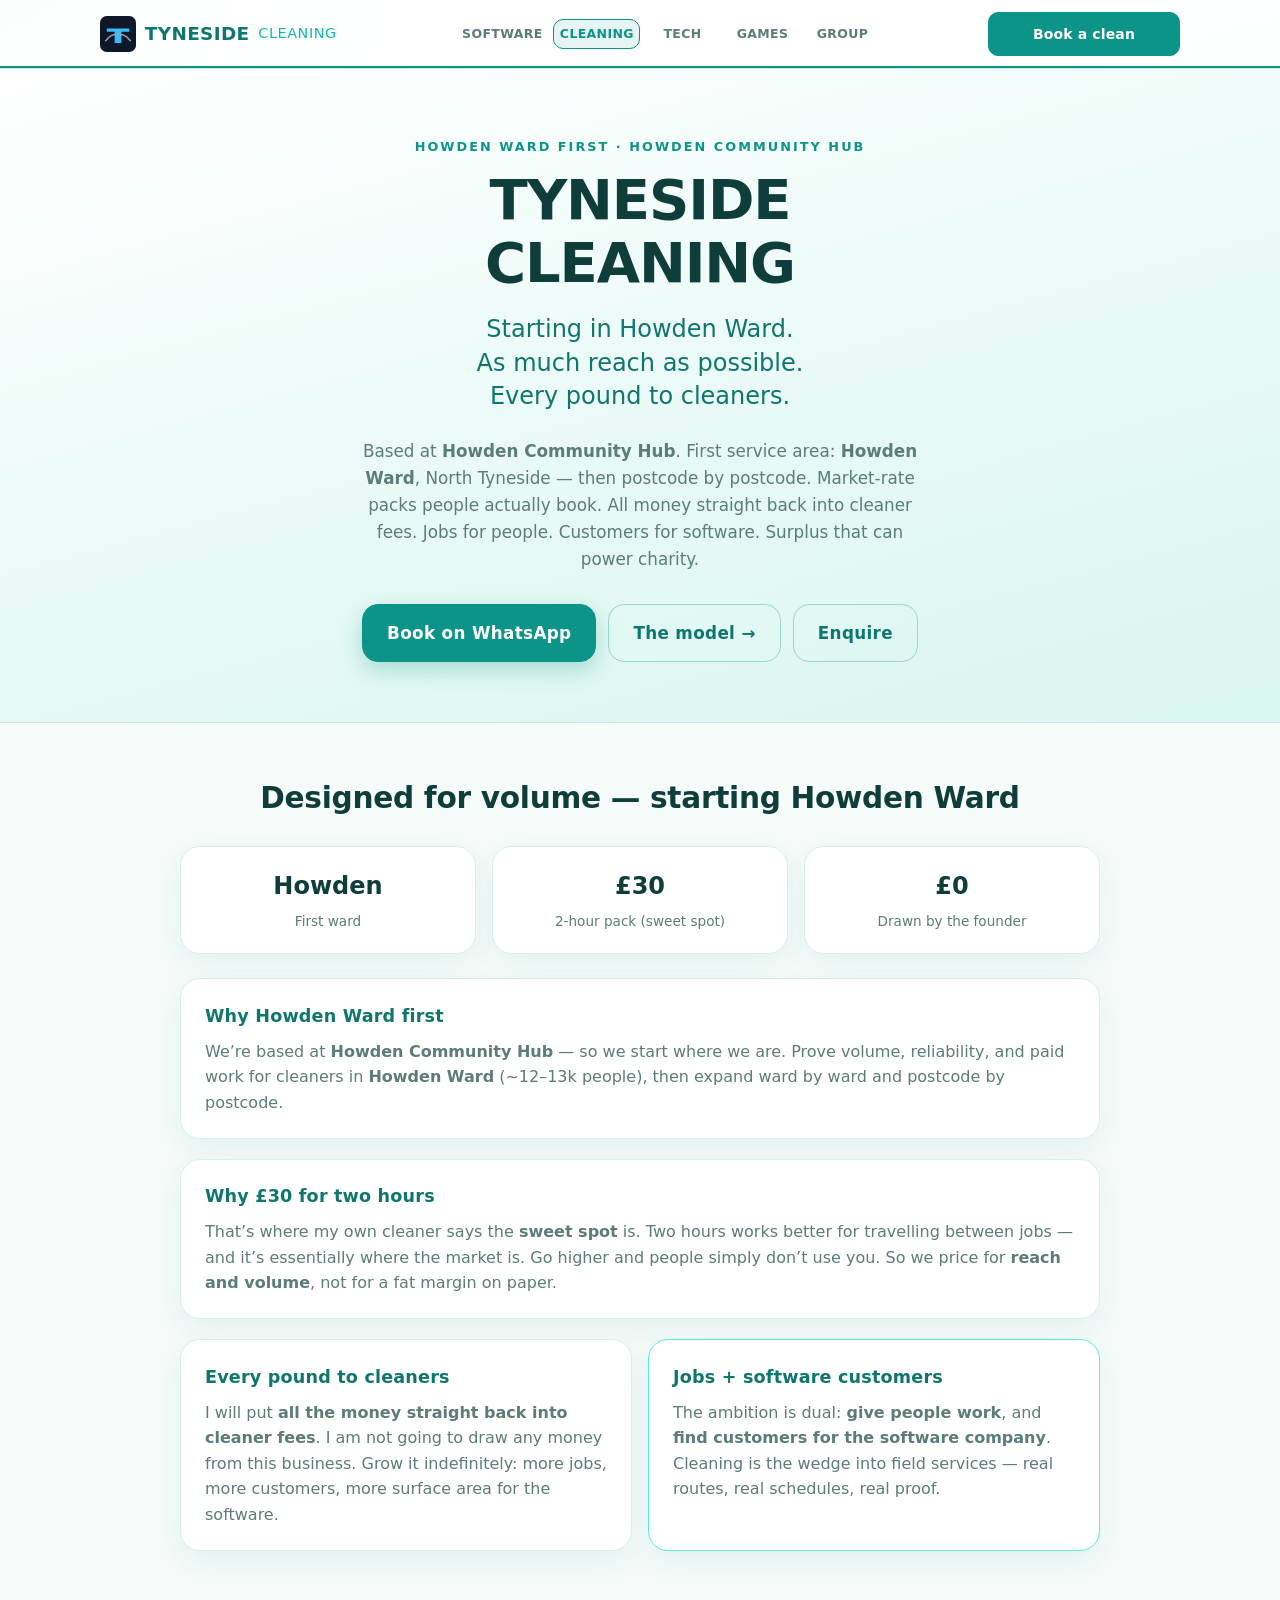
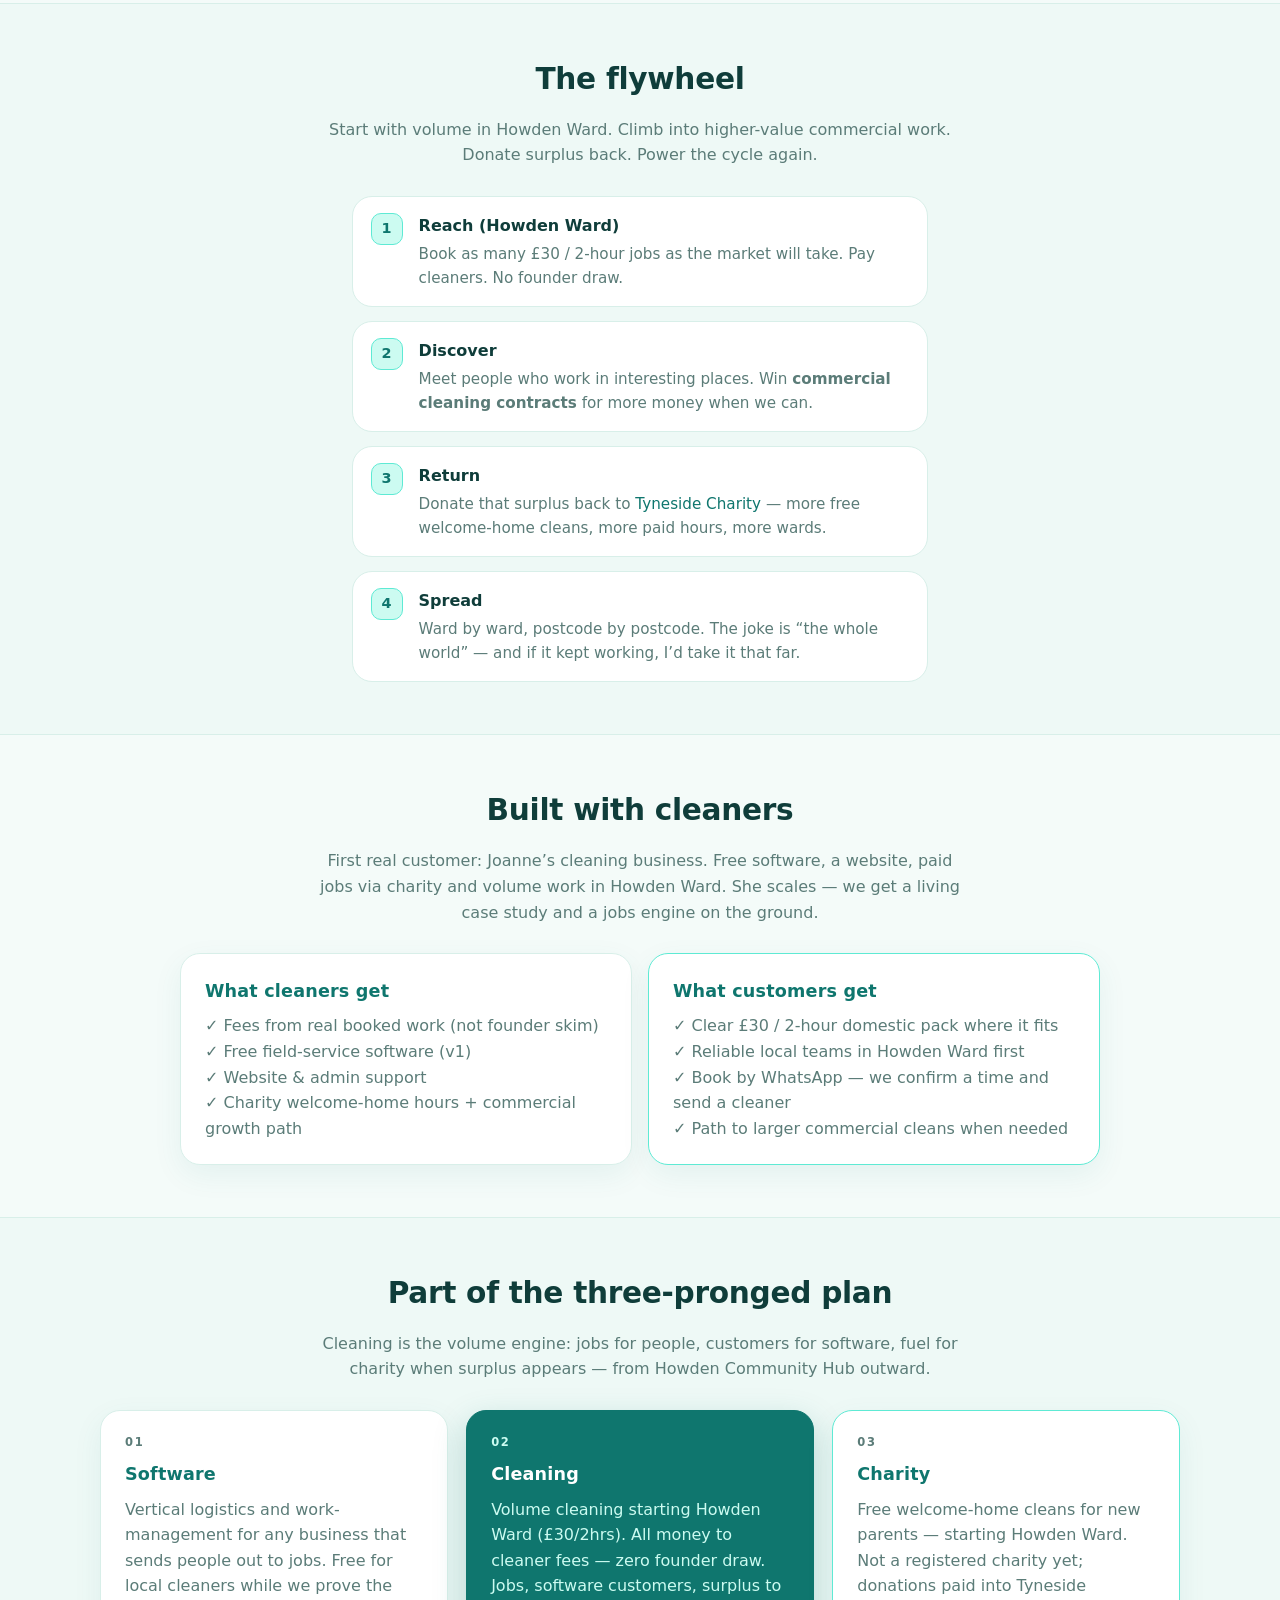
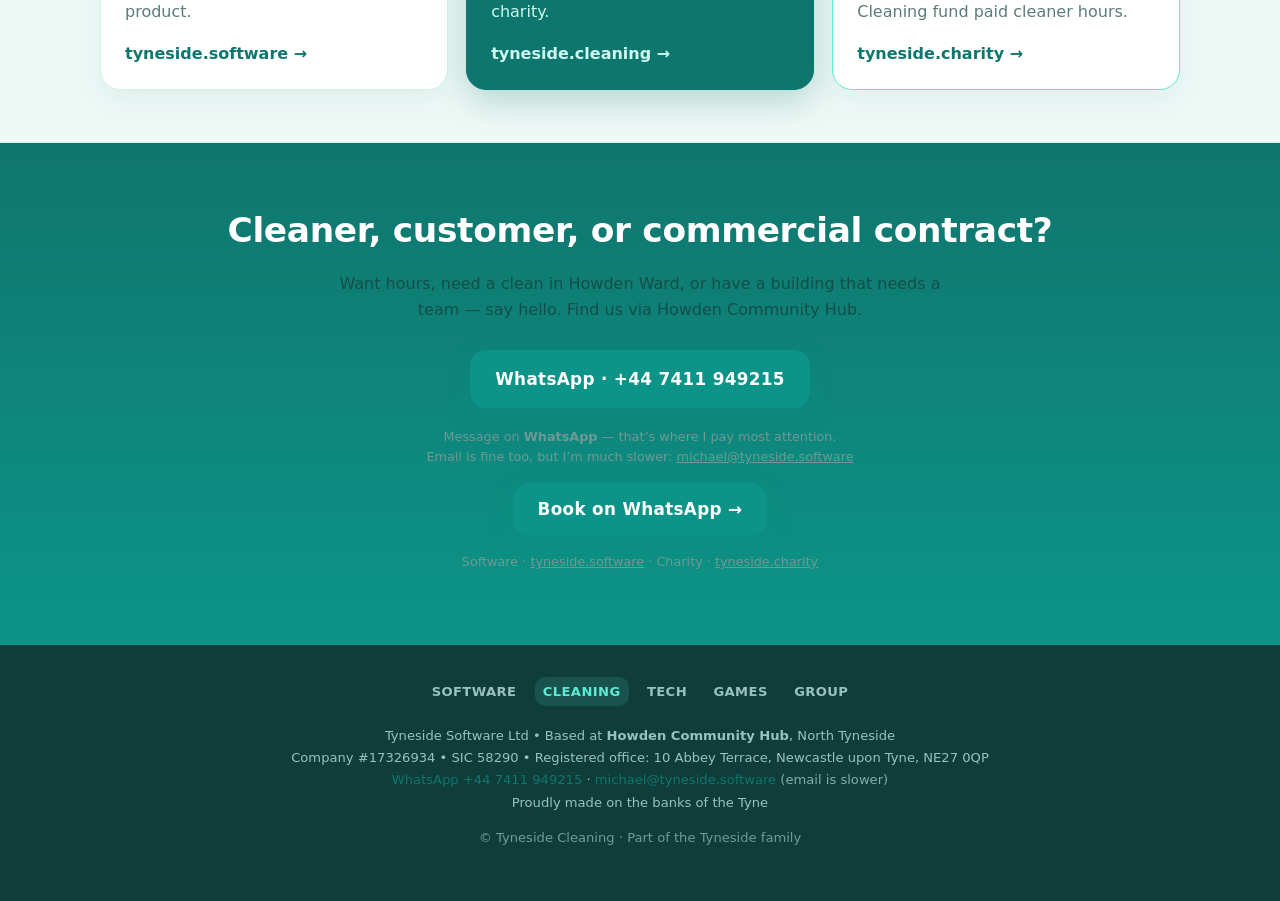
<file: index.html>
<!DOCTYPE html>
<html lang="en">
<head>
  <meta charset="UTF-8">
  <meta name="viewport" content="width=device-width, initial-scale=1.0">
  <title>Tyneside Cleaning · Howden Ward first</title>
  <meta name="description" content="Based at Howden Community Hub. First area Howden Ward. £30 for 2 hours — all money to cleaner fees, zero founder draw. Volume, jobs, software customers.">
  <link rel="canonical" href="https://tyneside.cleaning/">
  <link rel="icon" href="logo.svg" type="image/svg+xml">
  <link rel="stylesheet" href="layout.css?v=20260904ac">
  <link rel="stylesheet" href="themes.css?v=20260904ac">
</head>
<body class="site theme-cleaning">

<nav class="site-nav" aria-label="Primary">
  <div class="inner">
    <a href="index.html" class="brand-link">
      <img src="logo.svg" width="38" height="38" alt="Tyneside Cleaning">
      <span class="brand-word">TYNESIDE</span>
      <span class="brand-sub">CLEANING</span>
    </a>
    <div class="nav-links">
          <a href="https://tyneside.software/"
             class=""
>SOFTWARE</a>
          <a href="https://tyneside.cleaning/"
             class="is-current"
aria-current="page">CLEANING</a>
          <a href="https://tyneside.technology/"
             class=""
>TECH</a>
          <a href="https://tyneside.games/"
             class=""
>GAMES</a>
          <a href="https://tyneside.group/"
             class=""
>GROUP</a>
    </div>
    <div class="nav-cta">
        <a class="btn btn-fill" href="book.html">Book a clean</a>
    </div>
  </div>
</nav>
  <header class="hero">
    <div class="wrap">
      <p class="hero-kicker">Howden Ward first · Howden Community Hub</p>
      <h1>TYNESIDE<br>CLEANING</h1>
      <p class="hero-tag">
        Starting in Howden Ward.<br>
        As much reach as possible.<br>
        Every pound to cleaners.
      </p>
      <p class="hero-lead">
        Based at <strong>Howden Community Hub</strong>. First service area:
        <strong>Howden Ward</strong>, North Tyneside — then postcode by postcode.
        Market-rate packs people actually book. All money straight back into cleaner fees.
        Jobs for people. Customers for software. Surplus that can power charity.
      </p>
      <div class="hero-actions">
        <a class="btn btn-fill btn-lg" href="book.html">Book on WhatsApp</a>
        <a class="btn btn-secondary btn-lg" href="#model">The model →</a>
        <a class="btn btn-secondary btn-lg" href="#contact">Enquire</a>
      </div>
    </div>
  </header>

  <section class="section" id="model">
    <div class="wrap">
      <h2>Designed for volume — starting Howden Ward</h2>
      <div class="stat-row">
        <div class="stat">
          <span class="value">Howden</span>
          <span class="label">First ward</span>
        </div>
        <div class="stat">
          <span class="value">£30</span>
          <span class="label">2-hour pack (sweet spot)</span>
        </div>
        <div class="stat">
          <span class="value">£0</span>
          <span class="label">Drawn by the founder</span>
        </div>
      </div>
      <div class="panel" style="margin-bottom:1.25rem">
        <h3>Why Howden Ward first</h3>
        <p>
          We’re based at <strong>Howden Community Hub</strong> — so we start where we are.
          Prove volume, reliability, and paid work for cleaners in
          <strong>Howden Ward</strong> (~12–13k people), then expand ward by ward and postcode by postcode.
        </p>
      </div>
      <div class="panel" style="margin-bottom:1.25rem">
        <h3>Why £30 for two hours</h3>
        <p>
          That’s where my own cleaner says the <strong>sweet spot</strong> is.
          Two hours works better for travelling between jobs — and it’s essentially where the market is.
          Go higher and people simply don’t use you. So we price for <strong>reach and volume</strong>,
          not for a fat margin on paper.
        </p>
      </div>
      <div class="grid-2">
        <div class="panel">
          <h3>Every pound to cleaners</h3>
          <p>
            I will put <strong>all the money straight back into cleaner fees</strong>.
            I am not going to draw any money from this business.
            Grow it indefinitely: more jobs, more customers, more surface area for the software.
          </p>
        </div>
        <div class="panel panel-c">
          <h3>Jobs + software customers</h3>
          <p>
            The ambition is dual: <strong>give people work</strong>, and
            <strong>find customers for the software company</strong>.
            Cleaning is the wedge into field services — real routes, real schedules, real proof.
          </p>
        </div>
      </div>
    </div>
  </section>

  <section class="section section-alt" id="cycle">
    <div class="wrap">
      <h2>The flywheel</h2>
      <p class="lede">
        Start with volume in Howden Ward. Climb into higher-value commercial work.
        Donate surplus back. Power the cycle again.
      </p>
      <ol class="steps">
        <li>
          <span class="n">1</span>
          <div>
            <h3>Reach (Howden Ward)</h3>
            <p>
              Book as many £30 / 2-hour jobs as the market will take. Pay cleaners. No founder draw.
            </p>
          </div>
        </li>
        <li>
          <span class="n">2</span>
          <div>
            <h3>Discover</h3>
            <p>
              Meet people who work in interesting places. Win
              <strong>commercial cleaning contracts</strong> for more money when we can.
            </p>
          </div>
        </li>
        <li>
          <span class="n">3</span>
          <div>
            <h3>Return</h3>
            <p>
              Donate that surplus back to
              <a href="https://tyneside.charity/">Tyneside Charity</a>
              — more free welcome-home cleans, more paid hours, more wards.
            </p>
          </div>
        </li>
        <li>
          <span class="n">4</span>
          <div>
            <h3>Spread</h3>
            <p>
              Ward by ward, postcode by postcode.
              The joke is “the whole world” — and if it kept working, I’d take it that far.
            </p>
          </div>
        </li>
      </ol>
    </div>
  </section>

  <section class="section" id="for-cleaners">
    <div class="wrap">
      <h2>Built with cleaners</h2>
      <p class="lede">
        First real customer: Joanne’s cleaning business. Free software, a website, paid jobs via charity
        and volume work in Howden Ward. She scales — we get a living case study and a jobs engine on the ground.
      </p>
      <div class="grid-2">
        <div class="panel">
          <h3>What cleaners get</h3>
          <p>✓ Fees from real booked work (not founder skim)<br>
             ✓ Free field-service software (v1)<br>
             ✓ Website &amp; admin support<br>
             ✓ Charity welcome-home hours + commercial growth path</p>
        </div>
        <div class="panel panel-c">
          <h3>What customers get</h3>
          <p>✓ Clear £30 / 2-hour domestic pack where it fits<br>
             ✓ Reliable local teams in Howden Ward first<br>
             ✓ Book by WhatsApp — we confirm a time and send a cleaner<br>
             ✓ Path to larger commercial cleans when needed</p>
        </div>
      </div>
    </div>
  </section>

  <section class="section section-alt" id="ecosystem">
    <div class="wrap-wide">
      <h2>Part of the three-pronged plan</h2>
      <p class="lede">
        Cleaning is the volume engine: jobs for people, customers for software,
        fuel for charity when surplus appears — from Howden Community Hub outward.
      </p>
<div class="grid-3">
    <div class="panel ">
      <p class="pixel-label" style="text-align:left;margin:0 0 0.5rem">01</p>
      <h3>Software</h3>
      <p>Vertical logistics and work-management for any business that sends people out to jobs. Free for local cleaners while we prove the product.</p>
      <p style="margin-top:1rem">
        <a href="https://tyneside.software/">tyneside.software →</a>
      </p>
    </div>
    <div class="panel active">
      <p class="pixel-label" style="text-align:left;margin:0 0 0.5rem">02</p>
      <h3>Cleaning</h3>
      <p>Volume cleaning starting Howden Ward (£30/2hrs). All money to cleaner fees — zero founder draw. Jobs, software customers, surplus to charity.</p>
      <p style="margin-top:1rem">
        <a href="https://tyneside.cleaning/">tyneside.cleaning →</a>
      </p>
    </div>
    <div class="panel panel-c">
      <p class="pixel-label" style="text-align:left;margin:0 0 0.5rem">03</p>
      <h3>Charity</h3>
      <p>Free welcome-home cleans for new parents — starting Howden Ward. Not a registered charity yet; donations paid into Tyneside Cleaning fund paid cleaner hours.</p>
      <p style="margin-top:1rem">
        <a href="https://tyneside.charity/">tyneside.charity →</a>
      </p>
    </div>
</div>    </div>
  </section>

  <section class="section-cta" id="contact">
    <div class="wrap">
      <h2>Cleaner, customer, or commercial contract?</h2>
      <p class="lede" style="color:var(--text)">
        Want hours, need a clean in Howden Ward, or have a building that needs a team — say hello.
        Find us via Howden Community Hub.
      </p>
<a class="btn btn-fill btn-lg" href="https://wa.me/447411949215" rel="noopener" target="_blank">
  WhatsApp · +44 7411 949215
</a>
<p class="hero-meta" style="margin-top:1.15rem">
  Message on <strong>WhatsApp</strong> — that’s where I pay most attention.<br>
  Email is fine too, but I’m much slower:
  <a href="mailto:michael@tyneside.software">michael@tyneside.software</a>
</p>      <div class="btn-row" style="margin-top:1rem">
        <a class="btn btn-fill btn-lg" href="book.html">Book on WhatsApp →</a>
      </div>
      <p class="hero-meta" style="margin-top:1rem">
        Software · <a href="https://tyneside.software/">tyneside.software</a>
        · Charity · <a href="https://tyneside.charity/">tyneside.charity</a>
      </p>
    </div>
  </section>

<footer class="site-footer">
  <div class="footer-brands">
      <a href="https://tyneside.software/" class="">SOFTWARE</a>
      <a href="https://tyneside.cleaning/" class="is-current">CLEANING</a>
      <a href="https://tyneside.technology/" class="">TECH</a>
      <a href="https://tyneside.games/" class="">GAMES</a>
      <a href="https://tyneside.group/" class="">GROUP</a>
  </div>
  <p class="legal">
    Tyneside Software Ltd • Based at <strong>Howden Community Hub</strong>, North Tyneside<br>
    Company #17326934 • SIC 58290 • Registered office: 10 Abbey Terrace, Newcastle upon Tyne, NE27 0QP<br>
    <a href="https://wa.me/447411949215" rel="noopener" target="_blank">WhatsApp +44 7411 949215</a>
    · <a href="mailto:michael@tyneside.software">michael@tyneside.software</a>
    <span style="opacity:0.85">(email is slower)</span><br>
    Proudly made on the banks of the Tyne
  </p>
  <p class="legal" style="margin-top:0.75rem;opacity:0.7">
    &copy; Tyneside Cleaning
 · Part of the Tyneside family  </p>
</footer>
</body>
</html>
</file>
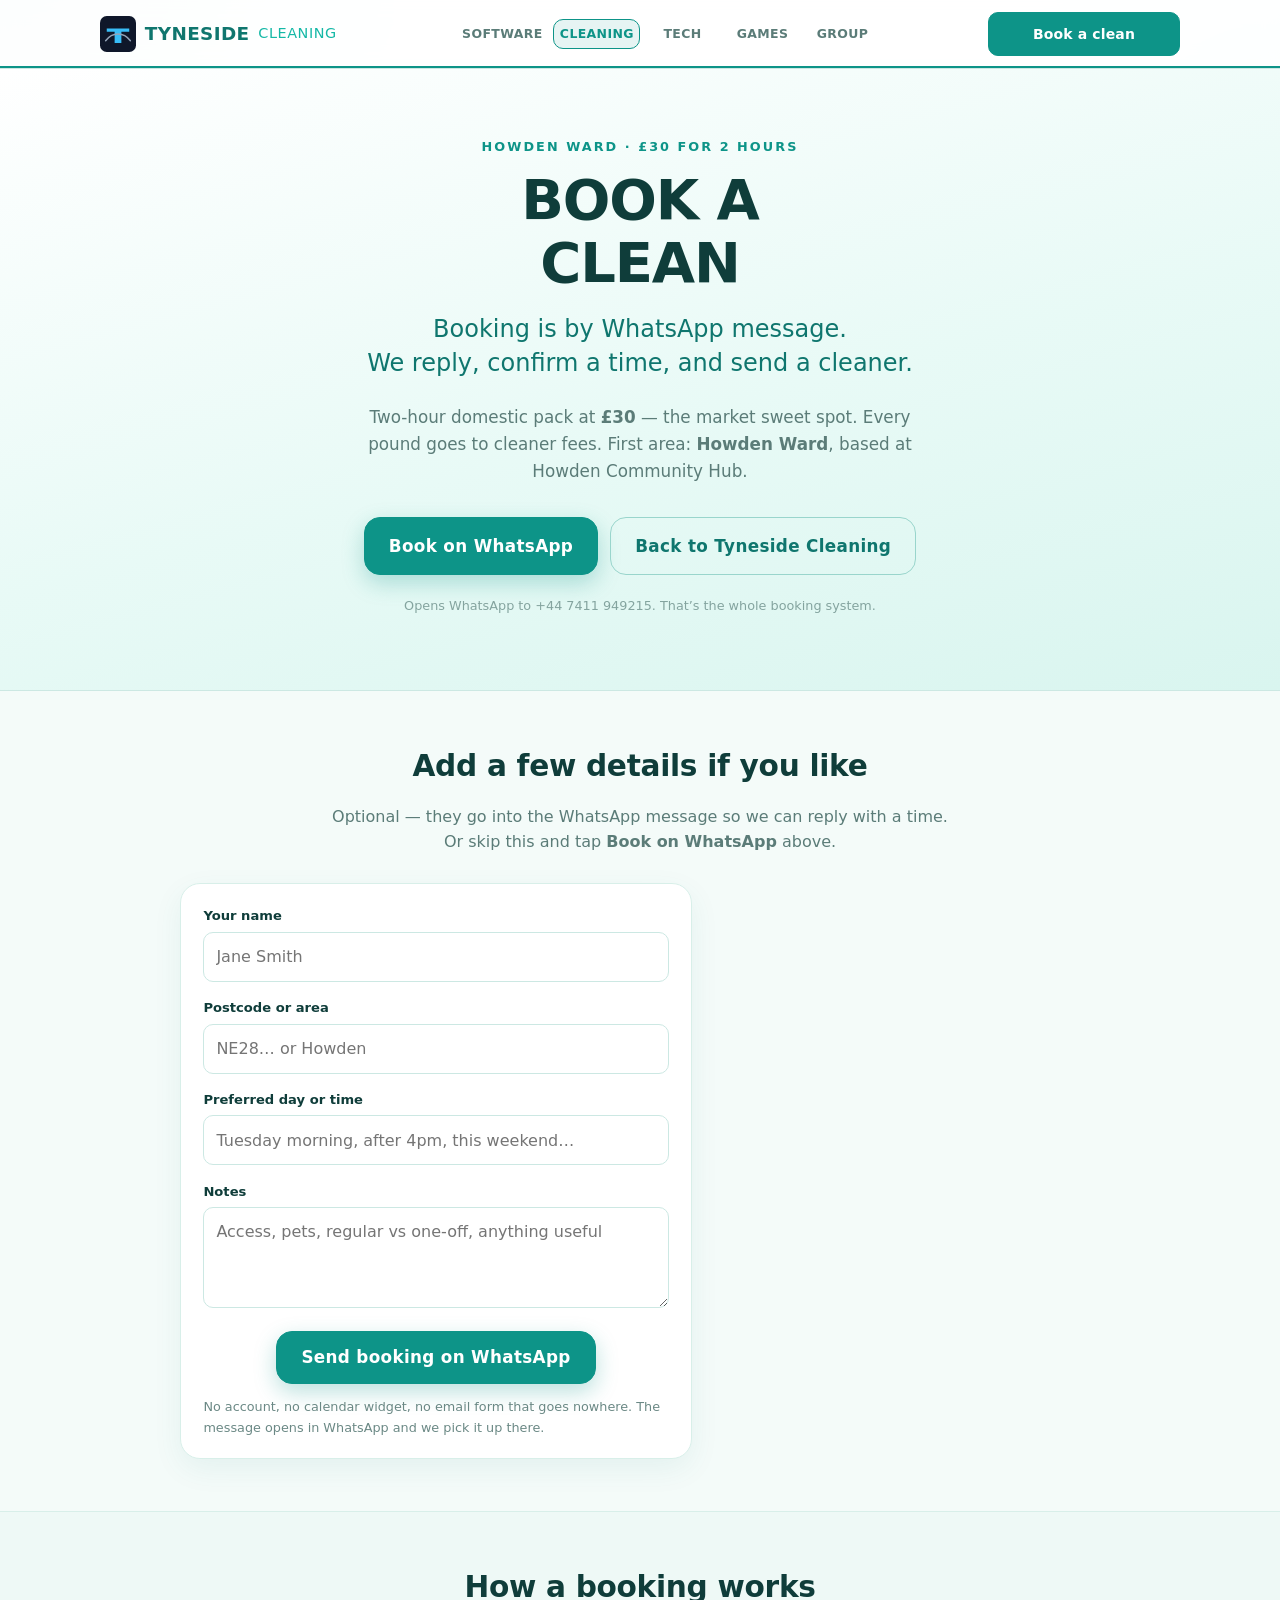
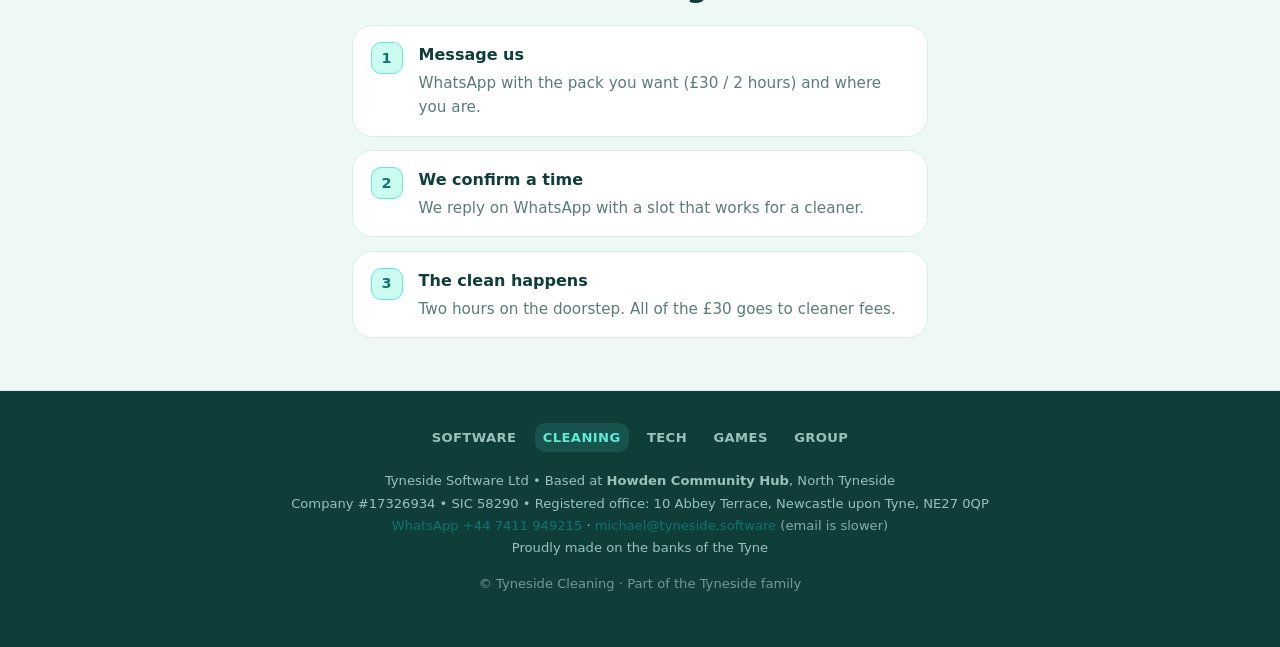
<file: book.html>
<!DOCTYPE html>
<html lang="en">
<head>
  <meta charset="UTF-8">
  <meta name="viewport" content="width=device-width, initial-scale=1.0">
  <title>Book a clean · Tyneside Cleaning</title>
  <meta name="description" content="Book a £30 / 2-hour clean in Howden Ward by WhatsApp message.">
  <link rel="canonical" href="https://tyneside.cleaning/">
  <link rel="icon" href="logo.svg" type="image/svg+xml">
  <link rel="stylesheet" href="layout.css?v=20260904ac">
  <link rel="stylesheet" href="themes.css?v=20260904ac">
  <link rel="stylesheet" href="booking/booking.css">
</head>
<body class="site theme-cleaning booking-page">

<nav class="site-nav" aria-label="Primary">
  <div class="inner">
    <a href="index.html" class="brand-link">
      <img src="logo.svg" width="38" height="38" alt="Tyneside Cleaning">
      <span class="brand-word">TYNESIDE</span>
      <span class="brand-sub">CLEANING</span>
    </a>
    <div class="nav-links">
          <a href="https://tyneside.software/"
             class=""
>SOFTWARE</a>
          <a href="https://tyneside.cleaning/"
             class="is-current"
aria-current="page">CLEANING</a>
          <a href="https://tyneside.technology/"
             class=""
>TECH</a>
          <a href="https://tyneside.games/"
             class=""
>GAMES</a>
          <a href="https://tyneside.group/"
             class=""
>GROUP</a>
    </div>
    <div class="nav-cta">
        <a class="btn btn-fill" href="book.html">Book a clean</a>
    </div>
  </div>
</nav>
  <header class="hero">
    <div class="wrap">
      <p class="hero-kicker">Howden Ward · £30 for 2 hours</p>
      <h1>BOOK A<br>CLEAN</h1>
      <p class="hero-tag">
        Booking is by WhatsApp message.<br>
        We reply, confirm a time, and send a cleaner.
      </p>
      <p class="hero-lead">
        Two-hour domestic pack at <strong>£30</strong> — the market sweet spot.
        Every pound goes to cleaner fees. First area: <strong>Howden Ward</strong>,
        based at Howden Community Hub.
      </p>
      <div class="hero-actions">
        <a class="btn btn-fill btn-lg" id="wa-book"
           href="https://wa.me/447411949215?text=Hi%2C%20I%27d%20like%20to%20book%20a%20%C2%A330%20/%202-hour%20clean%20with%20Tyneside%20Cleaning%20in%20Howden%20Ward."
           data-phone="447411949215"
           rel="noopener" target="_blank">
          Book on WhatsApp
        </a>
        <a class="btn btn-secondary btn-lg" href="index.html">Back to Tyneside Cleaning</a>
      </div>
      <p class="hero-meta">
        Opens WhatsApp to +44 7411 949215. That’s the whole booking system.
      </p>
    </div>
  </header>

  <section class="section" id="details">
    <div class="wrap">
      <h2>Add a few details if you like</h2>
      <p class="lede">
        Optional — they go into the WhatsApp message so we can reply with a time.
        Or skip this and tap <strong>Book on WhatsApp</strong> above.
      </p>
      <form id="wa-form" class="wa-form panel" action="https://wa.me/447411949215" method="get">
        <div class="field">
          <label for="guest-name">Your name</label>
          <input id="guest-name" name="name" type="text" autocomplete="name" placeholder="Jane Smith">
        </div>
        <div class="field">
          <label for="guest-area">Postcode or area</label>
          <input id="guest-area" name="area" type="text" autocomplete="postal-code" placeholder="NE28… or Howden">
        </div>
        <div class="field">
          <label for="guest-when">Preferred day or time</label>
          <input id="guest-when" name="when" type="text" placeholder="Tuesday morning, after 4pm, this weekend…">
        </div>
        <div class="field">
          <label for="guest-notes">Notes</label>
          <textarea id="guest-notes" name="notes" rows="3" placeholder="Access, pets, regular vs one-off, anything useful"></textarea>
        </div>
        <div class="btn-row">
          <button type="submit" class="btn btn-fill btn-lg">Send booking on WhatsApp</button>
        </div>
        <p class="hero-meta" style="margin-top:0.85rem">
          No account, no calendar widget, no email form that goes nowhere.
          The message opens in WhatsApp and we pick it up there.
        </p>
      </form>
    </div>
  </section>

  <section class="section section-alt" id="how">
    <div class="wrap">
      <h2>How a booking works</h2>
      <ol class="steps">
        <li>
          <span class="n">1</span>
          <div>
            <h3>Message us</h3>
            <p>WhatsApp with the pack you want (£30 / 2 hours) and where you are.</p>
          </div>
        </li>
        <li>
          <span class="n">2</span>
          <div>
            <h3>We confirm a time</h3>
            <p>We reply on WhatsApp with a slot that works for a cleaner.</p>
          </div>
        </li>
        <li>
          <span class="n">3</span>
          <div>
            <h3>The clean happens</h3>
            <p>Two hours on the doorstep. All of the £30 goes to cleaner fees.</p>
          </div>
        </li>
      </ol>
    </div>
  </section>
  <script src="booking/app.js"></script>

<footer class="site-footer">
  <div class="footer-brands">
      <a href="https://tyneside.software/" class="">SOFTWARE</a>
      <a href="https://tyneside.cleaning/" class="is-current">CLEANING</a>
      <a href="https://tyneside.technology/" class="">TECH</a>
      <a href="https://tyneside.games/" class="">GAMES</a>
      <a href="https://tyneside.group/" class="">GROUP</a>
  </div>
  <p class="legal">
    Tyneside Software Ltd • Based at <strong>Howden Community Hub</strong>, North Tyneside<br>
    Company #17326934 • SIC 58290 • Registered office: 10 Abbey Terrace, Newcastle upon Tyne, NE27 0QP<br>
    <a href="https://wa.me/447411949215" rel="noopener" target="_blank">WhatsApp +44 7411 949215</a>
    · <a href="mailto:michael@tyneside.software">michael@tyneside.software</a>
    <span style="opacity:0.85">(email is slower)</span><br>
    Proudly made on the banks of the Tyne
  </p>
  <p class="legal" style="margin-top:0.75rem;opacity:0.7">
    &copy; Tyneside Cleaning
 · Part of the Tyneside family  </p>
</footer>
</body>
</html>
</file>
<file: layout.css>
/* Shared structure — skin comes from theme-*.css variables */

*,
*::before,
*::after {
  box-sizing: border-box;
}

html {
  scroll-behavior: smooth;
}

body.site {
  margin: 0;
  min-height: 100vh;
  font-family: var(--font);
  background: var(--bg);
  color: var(--text);
  line-height: 1.6;
  position: relative;
}

body.site::before {
  content: "";
  pointer-events: none;
  position: fixed;
  inset: 0;
  z-index: 0;
  background: var(--bg-fx, none);
  opacity: var(--bg-fx-opacity, 1);
}

body.site > * {
  position: relative;
  z-index: 1;
}

a {
  color: var(--link);
  text-decoration: none;
}

a:hover {
  color: var(--link-hover);
  text-decoration: underline;
}

.wrap {
  width: min(920px, calc(100% - 2rem));
  margin-inline: auto;
}

.wrap-wide {
  width: min(1080px, calc(100% - 2rem));
  margin-inline: auto;
}

/* —— NAV: rigid 3-column grid (same on every brand, including GROUP) —— */
.site-nav {
  --nav-brand-w: 15.5rem;
  --nav-cta-w: 12rem;
  position: sticky;
  top: 0;
  z-index: 50;
  background: var(--nav-bg);
  border-bottom: 1px solid var(--border);
  backdrop-filter: var(--nav-blur, none);
  box-shadow: inset 0 -2px 0 var(--accent);
}

.site-nav .inner {
  width: min(1080px, calc(100% - 2rem));
  margin: 0 auto;
  display: grid;
  grid-template-columns: var(--nav-brand-w) minmax(0, 1fr) var(--nav-cta-w);
  align-items: center;
  column-gap: 0.75rem;
  min-height: 4.25rem;
  height: 4.25rem;
  padding: 0;
  box-sizing: border-box;
}

.brand-link {
  grid-column: 1;
  display: flex;
  align-items: center;
  gap: 0.55rem;
  width: 100%;
  min-width: 0;
  max-width: var(--nav-brand-w);
  overflow: hidden;
  color: inherit;
  text-decoration: none;
}

.brand-link:hover {
  color: inherit;
  text-decoration: none;
}

.brand-link img {
  height: 2.25rem;
  width: 2.25rem;
  flex-shrink: 0;
  filter: var(--logo-filter, none);
  object-fit: contain;
}

.brand-word {
  font-family: "Segoe UI", system-ui, sans-serif;
  font-weight: 700;
  font-size: 1.15rem;
  letter-spacing: 0.02em;
  color: var(--brand);
  white-space: nowrap;
  flex-shrink: 0;
}

.brand-sub {
  font-family: "Segoe UI", system-ui, sans-serif;
  font-size: 0.9rem;
  font-weight: 500;
  letter-spacing: 0.04em;
  color: var(--brand-muted);
  white-space: nowrap;
  /* Fixed slot so GROUP and SOFTWARE occupy the same width */
  display: inline-block;
  width: 6.5rem;
  flex-shrink: 0;
  overflow: hidden;
  text-overflow: clip;
}

@media (max-width: 640px) {
  .brand-sub {
    display: none;
  }
}

.nav-links {
  grid-column: 2;
  display: none;
  justify-content: center;
  align-items: center;
  flex-wrap: nowrap;
  gap: 0.25rem;
  min-width: 0;
  overflow: hidden;
  font-family: "Segoe UI", system-ui, sans-serif;
  font-size: 0.78rem;
  font-weight: 600;
  letter-spacing: 0.03em;
}

.nav-links a {
  color: var(--muted);
  text-decoration: none;
  padding: 0.28rem 0.4rem;
  border-radius: 8px;
  border: 1px solid transparent;
  white-space: nowrap;
  box-sizing: border-box;
  /* Equal-ish chips so current highlight doesn't reflow the row */
  min-width: 4.75rem;
  text-align: center;
}

.nav-links a:hover {
  color: var(--accent);
  text-decoration: none;
  background: var(--accent-soft);
}

.nav-links a.is-current {
  color: var(--accent);
  border-color: var(--accent);
  background: var(--accent-soft);
}

.nav-cta {
  grid-column: 3;
  width: 100%;
  height: 2.75rem;
  justify-self: stretch;
  align-self: center;
}

.nav-cta .btn,
.nav-cta .btn-fill {
  display: flex !important;
  align-items: center;
  justify-content: center;
  width: 100% !important;
  height: 2.75rem !important;
  min-height: 2.75rem !important;
  max-height: 2.75rem !important;
  box-sizing: border-box !important;
  margin: 0 !important;
  font-family: "Segoe UI", system-ui, sans-serif !important;
  font-size: 0.875rem !important;
  font-weight: 600 !important;
  letter-spacing: 0.01em !important;
  text-transform: none !important;
  border-width: 1px !important;
  border-style: solid !important;
  border-radius: 10px !important;
  padding: 0 0.5rem !important;
  white-space: nowrap !important;
  line-height: 1.2 !important;
  box-shadow: none !important;
  transform: none !important;
}

.nav-cta .btn:hover,
.nav-cta .btn-fill:hover {
  transform: none !important;
}

@media (min-width: 960px) {
  .nav-links {
    display: flex;
  }
}

@media (max-width: 959px) {
  .site-nav .inner {
    grid-template-columns: minmax(0, 1fr) var(--nav-cta-w);
  }

  .brand-link {
    grid-column: 1;
    max-width: none;
  }

  .nav-links {
    display: none;
  }

  .nav-cta {
    grid-column: 2;
  }
}

@media (max-width: 420px) {
  .site-nav {
    --nav-cta-w: 9.5rem;
  }

  .site-nav .inner {
    min-height: 3.85rem;
    height: 3.85rem;
  }

  .nav-cta {
    height: 2.5rem;
  }

  .nav-cta .btn,
  .nav-cta .btn-fill {
    font-size: 0.78rem !important;
    height: 2.5rem !important;
    min-height: 2.5rem !important;
    max-height: 2.5rem !important;
  }
}

.nav-links a {
  color: var(--muted);
  text-decoration: none;
  padding: 0.25rem 0.35rem;
  border-radius: var(--radius-sm);
}

.nav-links a:hover {
  color: var(--accent);
  text-decoration: none;
  background: var(--accent-soft);
}

.btn {
  display: inline-block;
  font-family: inherit;
  font-weight: 600;
  letter-spacing: var(--btn-tracking, 0.02em);
  text-transform: var(--btn-transform, none);
  text-decoration: none !important;
  cursor: pointer;
  border: var(--btn-border);
  color: var(--btn-color);
  background: var(--btn-bg);
  padding: 0.65rem 1.15rem;
  border-radius: var(--radius);
  box-shadow: var(--btn-shadow);
  transition: transform 0.15s, background 0.15s, color 0.15s, box-shadow 0.15s;
}

.btn:hover {
  background: var(--btn-bg-hover);
  color: var(--btn-color-hover);
  border-color: var(--btn-border-hover, currentColor);
  transform: translateY(-1px);
  text-decoration: none !important;
}

.btn-fill {
  border: var(--btn-fill-border);
  color: var(--btn-fill-color);
  background: var(--btn-fill-bg);
  box-shadow: var(--btn-fill-shadow);
}

.btn-fill:hover {
  background: var(--btn-fill-bg-hover);
  color: var(--btn-fill-color-hover);
  border-color: var(--btn-fill-border-hover, transparent);
}

.btn-magenta,
.btn-secondary {
  border: var(--btn-sec-border);
  color: var(--btn-sec-color);
  background: var(--btn-sec-bg);
  box-shadow: var(--btn-sec-shadow, none);
}

.btn-magenta:hover,
.btn-secondary:hover {
  background: var(--btn-sec-bg-hover);
  color: var(--btn-sec-color-hover);
}

.btn-lg {
  padding: 0.9rem 1.5rem;
  font-size: 1.05rem;
}

/* Button pairs — wrap on narrow screens so the second CTA never drops off */
.btn-row {
  display: flex;
  flex-wrap: wrap;
  justify-content: center;
  align-items: stretch;
  gap: 0.75rem;
  margin-top: 1.5rem;
}

.btn-row .btn {
  max-width: 100%;
  text-align: center;
  white-space: normal;
  line-height: 1.3;
}

@media (max-width: 540px) {
  .btn-row {
    flex-direction: column;
    align-items: stretch;
  }

  .btn-row .btn {
    width: 100%;
    box-sizing: border-box;
  }

  /* Hero CTAs stack too — same mobile overflow issue */
  .hero-actions {
    flex-direction: column;
    align-items: stretch;
  }

  .hero-actions .btn {
    width: 100%;
    box-sizing: border-box;
    white-space: normal;
  }
}

/* —— HERO —— */
.hero {
  text-align: center;
  padding: 4.25rem 0 3.75rem;
  background: var(--hero-bg);
  border-bottom: var(--hero-border);
  box-shadow: var(--hero-shadow, none);
  color: var(--hero-text);
}

.hero-kicker {
  margin: 0 0 0.75rem;
  font-size: 0.8rem;
  letter-spacing: 0.16em;
  text-transform: uppercase;
  font-weight: 600;
  color: var(--hero-kicker);
}

.hero h1 {
  margin: 0;
  font-size: clamp(2rem, 6.5vw, 3.5rem);
  letter-spacing: var(--hero-title-tracking, -0.02em);
  line-height: 1.12;
  font-weight: 700;
  color: var(--hero-title);
  text-shadow: var(--hero-title-shadow, none);
}

.hero-tag {
  margin: 1.15rem auto 0;
  font-size: clamp(1.1rem, 2.8vw, 1.5rem);
  font-weight: 400;
  color: var(--hero-tag);
  line-height: 1.4;
}

.hero-lead {
  margin: 1.5rem auto 0;
  max-width: 36rem;
  font-size: 1.05rem;
  color: var(--hero-lead);
}

.hero-actions {
  margin-top: 2rem;
  display: flex;
  flex-wrap: wrap;
  justify-content: center;
  gap: 0.75rem;
}

.hero-meta {
  margin-top: 1.35rem;
  font-size: 0.8rem;
  color: var(--hero-meta);
  opacity: 0.9;
}

.hero-meta a {
  color: inherit;
  text-decoration: underline;
}

/* —— SECTIONS —— */
.section {
  padding: 3.25rem 0;
  background: var(--section-bg, transparent);
}

.section-alt {
  background: var(--section-alt-bg);
  border-top: var(--section-alt-border, none);
  border-bottom: var(--section-alt-border, none);
}

.section-cta {
  padding: 3.75rem 0;
  text-align: center;
  background: var(--cta-bg);
  border-top: var(--cta-border, none);
  color: var(--cta-text);
  box-shadow: var(--cta-shadow, none);
}

.section h2,
.section-cta h2 {
  margin: 0 0 0.85rem;
  text-align: center;
  font-size: clamp(1.35rem, 3.5vw, 1.85rem);
  letter-spacing: var(--h2-tracking, -0.01em);
  font-weight: 700;
  color: var(--heading);
  text-transform: var(--h2-transform, none);
}

.section-cta h2 {
  color: var(--cta-heading);
  font-size: clamp(1.5rem, 4vw, 2.15rem);
}

.lede {
  text-align: center;
  max-width: 40rem;
  margin: 0 auto 1.75rem;
  color: var(--muted);
}

.section-cta .lede {
  color: var(--cta-muted);
}

.center {
  text-align: center;
}

/* —— PANELS —— */
.panel {
  background: var(--panel-bg);
  border: var(--panel-border);
  border-radius: var(--radius-lg);
  box-shadow: var(--panel-shadow);
  padding: 1.4rem 1.5rem;
}

.panel-m,
.panel-c {
  /* variants still use panel tokens; themes may override */
}

.panel h3 {
  margin: 0 0 0.55rem;
  font-size: 1.1rem;
  font-weight: 650;
  letter-spacing: 0.01em;
  color: var(--panel-heading);
  text-transform: var(--panel-h-transform, none);
}

.panel p {
  margin: 0;
  color: var(--panel-text);
}

.panel a {
  color: var(--link);
  font-weight: 600;
}

.panel.active {
  background: var(--panel-active-bg);
  border: var(--panel-active-border);
  box-shadow: var(--panel-active-shadow);
}

.panel.active h3 {
  color: var(--panel-active-heading);
}

.panel.active p,
.panel.active a {
  color: var(--panel-active-text);
}

.grid-2 {
  display: grid;
  gap: 1rem;
  grid-template-columns: 1fr;
}

.grid-3 {
  display: grid;
  gap: 1.15rem;
  grid-template-columns: 1fr;
}

@media (min-width: 700px) {
  .grid-2 {
    grid-template-columns: 1fr 1fr;
  }
  .grid-3 {
    grid-template-columns: 1fr 1fr 1fr;
  }
}

.list-neon,
.list-features {
  list-style: none;
  margin: 1.5rem auto 0;
  padding: 0;
  max-width: 34rem;
  display: grid;
  gap: 0.6rem;
  grid-template-columns: 1fr;
  text-align: left;
}

@media (min-width: 560px) {
  .list-neon,
  .list-features {
    grid-template-columns: 1fr 1fr;
  }
}

.list-neon li,
.list-features li {
  border: var(--chip-border);
  background: var(--chip-bg);
  border-radius: var(--radius);
  padding: 0.7rem 0.95rem;
  color: var(--chip-text);
  box-shadow: var(--chip-shadow, none);
}

.list-neon li::before,
.list-features li::before {
  content: var(--chip-bullet, "• ");
  color: var(--accent);
  font-weight: 700;
}

.quote {
  border: var(--quote-border);
  background: var(--quote-bg);
  border-radius: var(--radius-lg);
  box-shadow: var(--quote-shadow);
  padding: 1.6rem 1.75rem;
  font-style: italic;
  font-size: 1.08rem;
  color: var(--quote-text);
  text-align: center;
}

.quote footer {
  margin-top: 1rem;
  font-style: normal;
  font-size: 0.9rem;
  color: var(--quote-cite);
}

.steps {
  list-style: none;
  margin: 0 auto;
  padding: 0;
  max-width: 36rem;
  display: flex;
  flex-direction: column;
  gap: 0.85rem;
}

.steps li {
  display: flex;
  gap: 1rem;
  align-items: flex-start;
  border: var(--step-border);
  background: var(--step-bg);
  border-radius: var(--radius-lg);
  padding: 1rem 1.1rem;
  box-shadow: var(--step-shadow, none);
}

.steps .n {
  flex-shrink: 0;
  width: 2rem;
  height: 2rem;
  display: flex;
  align-items: center;
  justify-content: center;
  border-radius: var(--radius-sm);
  border: var(--step-n-border);
  background: var(--step-n-bg);
  color: var(--step-n-color);
  font-weight: 700;
  font-size: 0.9rem;
}

.steps h3 {
  margin: 0 0 0.2rem;
  color: var(--heading);
  font-size: 1rem;
}

.steps p {
  margin: 0;
  color: var(--muted);
  font-size: 0.95rem;
}

/* games shelf cards */
.game-card {
  display: block;
  text-decoration: none !important;
  color: inherit;
  border: var(--panel-border);
  background: var(--panel-bg);
  border-radius: var(--radius-lg);
  padding: 1.4rem;
  box-shadow: var(--panel-shadow);
  transition: transform 0.15s, box-shadow 0.15s;
}

.game-card:hover {
  transform: translateY(-2px);
  box-shadow: var(--panel-hover-shadow, var(--panel-shadow));
  color: inherit;
  text-decoration: none !important;
}

.game-card .emoji {
  font-size: 2rem;
}

.game-card .status {
  float: right;
  font-size: 0.7rem;
  letter-spacing: 0.08em;
  text-transform: uppercase;
  font-weight: 700;
  color: var(--accent);
  border: 1px solid var(--accent);
  border-radius: 999px;
  padding: 0.2rem 0.5rem;
}

.game-card h3 {
  margin: 0.85rem 0 0.35rem;
  clear: both;
  color: var(--heading);
  font-size: 1.15rem;
}

.game-card p {
  margin: 0;
  color: var(--muted);
  font-size: 0.95rem;
}

.game-card .play {
  margin-top: 0.9rem;
  color: var(--accent);
  font-weight: 700;
}

.empty-shelf {
  border: 2px dashed var(--border);
  background: var(--panel-bg);
  border-radius: var(--radius-lg);
  padding: 2.25rem 1.5rem;
  text-align: center;
  color: var(--muted);
}

.pixel-label {
  font-size: 0.72rem;
  letter-spacing: 0.14em;
  text-transform: uppercase;
  font-weight: 650;
  color: var(--label);
  text-align: center;
  margin-bottom: 0.65rem;
}

/* —— FOOTER —— */
.site-footer {
  border-top: var(--footer-border);
  background: var(--footer-bg);
  padding: 2rem 1rem 2.4rem;
  text-align: center;
  font-size: 0.82rem;
  color: var(--footer-text);
  box-shadow: var(--footer-shadow, none);
}

.footer-brands {
  display: flex;
  flex-wrap: wrap;
  justify-content: center;
  gap: 0.45rem 0.65rem;
  margin: 0 0 1.15rem;
  font-size: 0.82rem;
  font-weight: 600;
  letter-spacing: 0.03em;
}

.footer-brands a {
  color: var(--footer-link);
  text-decoration: none;
  border-radius: var(--radius-sm);
  padding: 0.25rem 0.5rem;
}

.footer-brands a:hover,
.footer-brands a.is-current {
  color: var(--footer-link-active);
  background: var(--footer-link-bg);
  text-decoration: none;
}

.site-footer .legal {
  line-height: 1.7;
}

.blink {
  animation: none;
}

/* —— STORE catalogue grids —— */
.store-subhead {
  margin: 2rem 0 1rem;
  font-size: 1.15rem;
  color: var(--heading);
}

.store-collection-grid {
  display: grid;
  gap: 1rem;
  grid-template-columns: repeat(auto-fill, minmax(160px, 1fr));
}

.store-collection-card {
  display: flex;
  flex-direction: column;
  background: var(--panel-bg);
  border: var(--panel-border);
  border-radius: var(--radius-lg);
  overflow: hidden;
  box-shadow: var(--panel-shadow);
  text-decoration: none !important;
  color: inherit;
  transition: transform 0.15s, box-shadow 0.15s;
}

.store-collection-card:hover {
  transform: translateY(-2px);
  color: inherit;
  text-decoration: none !important;
}

.store-collection-card img {
  width: 100%;
  height: 110px;
  object-fit: cover;
  background: var(--accent-soft);
}

.store-collection-card .title {
  display: block;
  padding: 0.65rem 0.75rem 0.15rem;
  font-weight: 650;
  font-size: 0.92rem;
  color: var(--heading);
}

.store-collection-card .meta {
  display: block;
  padding: 0 0.75rem 0.75rem;
  font-size: 0.78rem;
  color: var(--muted);
}

.store-product-grid {
  display: grid;
  gap: 1.15rem;
  grid-template-columns: repeat(auto-fill, minmax(200px, 1fr));
}

.store-product-card {
  background: var(--panel-bg);
  border: var(--panel-border);
  border-radius: var(--radius-lg);
  box-shadow: var(--panel-shadow);
  padding: 0.85rem;
  display: flex;
  flex-direction: column;
  gap: 0.45rem;
}

.store-product-card .thumb {
  display: block;
  border-radius: var(--radius);
  overflow: hidden;
  background: #f5f5f4;
  aspect-ratio: 1;
}

.store-product-card .thumb img {
  width: 100%;
  height: 100%;
  object-fit: cover;
}

.store-product-card h4 {
  margin: 0;
  font-size: 0.95rem;
  line-height: 1.3;
  color: var(--heading);
  font-weight: 650;
}

.store-product-card .price .customer {
  display: block;
  font-size: 1.15rem;
  font-weight: 700;
  color: var(--heading);
  font-variant-numeric: tabular-nums;
}

.store-product-card .price .split {
  display: block;
  font-size: 0.75rem;
  color: var(--muted);
  margin-top: 0.15rem;
}

.store-product-card .actions {
  margin: 0.35rem 0 0;
}

.store-product-card .actions .btn {
  width: 100%;
  text-align: center;
  font-size: 0.85rem;
  padding: 0.5rem 0.75rem;
}

.store-product-card .badge-out {
  margin: 0;
  font-size: 0.75rem;
  color: var(--label);
}

code {
  font-size: 0.9em;
  background: var(--accent-soft);
  padding: 0.1em 0.35em;
  border-radius: 4px;
}

/* —— DATA TABLES —— */
.table-wrap {
  overflow-x: auto;
  margin: 1.5rem 0;
  border-radius: var(--radius-lg);
  border: var(--panel-border);
  background: var(--panel-bg);
  box-shadow: var(--panel-shadow);
}

.data-table {
  width: 100%;
  border-collapse: collapse;
  font-size: 0.95rem;
  font-family: "Segoe UI", system-ui, sans-serif;
}

.data-table th,
.data-table td {
  padding: 0.75rem 1rem;
  text-align: left;
  border-bottom: 1px solid var(--border);
}

.data-table th {
  font-size: 0.78rem;
  letter-spacing: 0.04em;
  text-transform: uppercase;
  font-weight: 700;
  color: var(--label);
  background: var(--accent-soft);
}

.data-table td {
  color: var(--panel-text);
}

.data-table td.num,
.data-table th.num {
  text-align: right;
  font-variant-numeric: tabular-nums;
  white-space: nowrap;
}

.data-table tbody tr:last-child th,
.data-table tbody tr:last-child td {
  border-bottom: none;
}

.data-table tbody tr:hover td {
  background: var(--accent-soft);
}

.data-table tfoot td {
  font-weight: 700;
  color: var(--heading);
  background: var(--accent-soft);
  border-bottom: none;
}

.stat-row {
  display: grid;
  gap: 1rem;
  grid-template-columns: 1fr;
  margin: 1.5rem 0;
}

@media (min-width: 640px) {
  .stat-row {
    grid-template-columns: repeat(3, 1fr);
  }
}

.stat {
  text-align: center;
  padding: 1.25rem 1rem;
  background: var(--panel-bg);
  border: var(--panel-border);
  border-radius: var(--radius-lg);
  box-shadow: var(--panel-shadow);
}

.stat .value {
  display: block;
  font-size: 1.5rem;
  font-weight: 700;
  color: var(--heading);
  font-family: "Segoe UI", system-ui, sans-serif;
}

.stat .label {
  display: block;
  margin-top: 0.35rem;
  font-size: 0.85rem;
  color: var(--muted);
  font-family: "Segoe UI", system-ui, sans-serif;
}

/* —— THINKPAD / CATALOGUE STORE —— */
.stat-row-4 {
  display: grid;
  gap: 1rem;
  grid-template-columns: 1fr 1fr;
  margin: 1.5rem 0 0;
}

@media (min-width: 700px) {
  .stat-row-4 {
    grid-template-columns: repeat(4, 1fr);
  }
}

.stat.stat-accent {
  background: var(--accent-soft);
  border: 1px solid var(--accent);
  box-shadow: var(--panel-active-shadow, var(--panel-shadow));
}

.stat.stat-accent .value {
  color: var(--accent);
}

a.stat {
  transition: transform 0.15s ease, box-shadow 0.15s ease, border-color 0.15s ease;
  cursor: pointer;
}

a.stat:hover {
  text-decoration: none;
  color: inherit;
  transform: translateY(-2px);
  border-color: var(--accent);
  box-shadow: var(--panel-active-shadow, var(--panel-shadow));
}

a.stat:focus-visible {
  outline: 2px solid var(--accent);
  outline-offset: 3px;
}

.spec-grid {
  display: grid;
  gap: 0.65rem;
  grid-template-columns: repeat(2, 1fr);
  margin-top: 1rem;
}

@media (min-width: 560px) {
  .spec-grid {
    grid-template-columns: repeat(3, 1fr);
  }
}

@media (min-width: 900px) {
  .spec-grid {
    grid-template-columns: repeat(6, 1fr);
  }
}

.spec-chip {
  border: var(--chip-border);
  background: var(--chip-bg);
  border-radius: var(--radius);
  padding: 0.75rem 0.85rem;
  box-shadow: var(--chip-shadow, none);
}

.spec-chip .spec-label {
  display: block;
  font-size: 0.68rem;
  letter-spacing: 0.1em;
  text-transform: uppercase;
  font-weight: 650;
  color: var(--label);
  margin-bottom: 0.25rem;
}

.spec-chip .spec-value {
  display: block;
  font-size: 0.9rem;
  font-weight: 600;
  color: var(--heading);
  line-height: 1.3;
}

.deal-toolbar {
  display: flex;
  flex-wrap: wrap;
  align-items: center;
  gap: 0.5rem;
  margin: 0 0 1rem;
}

.deal-toolbar .filter-btn {
  appearance: none;
  font-family: inherit;
  font-size: 0.82rem;
  font-weight: 650;
  letter-spacing: 0.02em;
  cursor: pointer;
  border: 1px solid var(--border);
  background: var(--panel-bg);
  color: var(--muted);
  border-radius: 999px;
  padding: 0.4rem 0.85rem;
  transition: background 0.15s, color 0.15s, border-color 0.15s;
}

.deal-toolbar .filter-btn:hover {
  color: var(--accent);
  border-color: var(--accent);
  background: var(--accent-soft);
}

.deal-toolbar .filter-btn.active {
  color: var(--btn-fill-color);
  background: var(--btn-fill-bg);
  border-color: var(--accent);
}

.deal-toolbar .sort-select {
  appearance: none;
  font-family: inherit;
  font-size: 0.82rem;
  font-weight: 600;
  color: var(--text);
  background: var(--panel-bg);
  border: 1px solid var(--border);
  border-radius: 999px;
  padding: 0.4rem 2rem 0.4rem 0.85rem;
  cursor: pointer;
  background-image: linear-gradient(45deg, transparent 50%, var(--muted) 50%),
    linear-gradient(135deg, var(--muted) 50%, transparent 50%);
  background-position: calc(100% - 14px) 55%, calc(100% - 9px) 55%;
  background-size: 5px 5px, 5px 5px;
  background-repeat: no-repeat;
}

.deal-toolbar .sort-select:focus {
  outline: 2px solid var(--accent);
  outline-offset: 2px;
}

.deal-count {
  margin: 0 0 1rem;
  font-size: 0.85rem;
  color: var(--muted);
}

.deals-list {
  display: grid;
  gap: 1.15rem;
}

.deal-card {
  display: grid;
  grid-template-columns: 1fr;
  background: var(--panel-bg);
  border: var(--panel-border);
  border-radius: var(--radius-lg);
  box-shadow: var(--panel-shadow);
  overflow: hidden;
  transition: transform 0.15s, box-shadow 0.15s, border-color 0.15s;
}

.deal-card:hover {
  transform: translateY(-2px);
  box-shadow: var(--panel-hover-shadow, var(--panel-shadow));
}

.deal-card.is-best {
  border: var(--panel-active-border);
  box-shadow: var(--panel-active-shadow);
  background: var(--panel-active-bg);
}

.deal-card.is-best .deal-price,
.deal-card.is-best .deal-title,
.deal-card.is-best .deal-side-label {
  color: var(--panel-active-heading);
}

.deal-card.is-best .deal-verdict,
.deal-card.is-best .deal-note,
.deal-card.is-best .deal-seller,
.deal-card.is-best .spec-tag {
  color: var(--panel-active-text);
}

.deal-card.is-best .spec-tag {
  border-color: rgba(255, 255, 255, 0.2);
  background: rgba(0, 0, 0, 0.15);
}

.deal-card.is-best .spec-tag.is-storage {
  border-color: var(--accent);
  color: var(--panel-active-heading);
  background: rgba(0, 0, 0, 0.2);
}

@media (min-width: 800px) {
  .deal-card {
    grid-template-columns: 220px minmax(0, 1fr);
  }
}

.deal-side {
  padding: 1.25rem 1.35rem;
  border-bottom: 1px solid var(--border);
  display: flex;
  flex-direction: column;
  justify-content: space-between;
  gap: 1rem;
  background: rgba(0, 0, 0, 0.08);
}

.deal-card.is-best .deal-side {
  border-bottom-color: rgba(255, 255, 255, 0.12);
  background: rgba(0, 0, 0, 0.15);
}

@media (min-width: 800px) {
  .deal-side {
    border-bottom: none;
    border-right: 1px solid var(--border);
  }

  .deal-card.is-best .deal-side {
    border-right-color: rgba(255, 255, 255, 0.12);
  }
}

.deal-side-top {
  display: flex;
  align-items: flex-start;
  justify-content: space-between;
  gap: 0.5rem;
}

.deal-badge {
  display: inline-block;
  font-size: 0.68rem;
  font-weight: 700;
  letter-spacing: 0.06em;
  text-transform: uppercase;
  border-radius: 999px;
  padding: 0.28rem 0.55rem;
  background: var(--accent);
  color: var(--btn-fill-color);
  border: 1px solid var(--accent);
}

.deal-badge.badge-good {
  background: var(--accent-soft);
  color: var(--accent);
}

.deal-badge.badge-caution {
  background: rgba(245, 158, 11, 0.15);
  color: #fcd34d;
  border-color: rgba(245, 158, 11, 0.4);
}

.deal-badge.badge-skip {
  background: transparent;
  color: var(--muted);
  border-color: var(--border);
}

.deal-compare-label {
  display: flex;
  align-items: center;
  gap: 0.35rem;
  font-size: 0.75rem;
  color: var(--muted);
  cursor: pointer;
  user-select: none;
  white-space: nowrap;
}

.deal-compare-label input {
  accent-color: var(--accent);
  width: 0.95rem;
  height: 0.95rem;
}

.deal-side-label {
  display: block;
  font-size: 0.7rem;
  letter-spacing: 0.1em;
  text-transform: uppercase;
  font-weight: 650;
  color: var(--label);
  margin-bottom: 0.2rem;
}

.deal-price {
  margin: 0;
  font-size: 2.25rem;
  font-weight: 700;
  letter-spacing: -0.03em;
  color: var(--heading);
  font-variant-numeric: tabular-nums;
  line-height: 1.1;
}

.deal-bar {
  margin-top: 0.65rem;
  height: 4px;
  border-radius: 999px;
  background: var(--border);
  overflow: hidden;
}

.deal-bar > span {
  display: block;
  height: 100%;
  border-radius: 999px;
  background: var(--accent);
  transition: width 0.5s ease;
}

.deal-bar.is-mid > span {
  background: var(--muted);
}

.deal-bar.is-high > span {
  background: #6b5b3e;
}

.deal-body {
  padding: 1.25rem 1.35rem 1.4rem;
  display: flex;
  flex-direction: column;
  min-width: 0;
}

.deal-title-row {
  display: flex;
  flex-wrap: wrap;
  align-items: baseline;
  gap: 0.35rem 0.75rem;
  margin-bottom: 0.75rem;
}

.deal-title {
  margin: 0;
  font-size: 1.15rem;
  font-weight: 700;
  color: var(--heading);
}

.deal-seller {
  font-size: 0.88rem;
  color: var(--muted);
}

.deal-specs {
  display: flex;
  flex-wrap: wrap;
  gap: 0.4rem;
  margin-bottom: 0.85rem;
}

.spec-tag {
  display: inline-block;
  font-size: 0.78rem;
  font-weight: 600;
  color: var(--chip-text);
  background: var(--chip-bg);
  border: var(--chip-border);
  border-radius: var(--radius-sm);
  padding: 0.3rem 0.55rem;
}

.spec-tag.is-storage {
  color: var(--accent);
  border-color: var(--accent);
  background: var(--accent-soft);
}

.deal-verdict {
  margin: 0 0 0.35rem;
  color: var(--panel-text);
  font-size: 0.95rem;
  line-height: 1.5;
}

.deal-note {
  margin: 0 0 1rem;
  font-size: 0.8rem;
  color: var(--muted);
}

.deal-actions {
  margin-top: auto;
  display: flex;
  flex-wrap: wrap;
  align-items: center;
  gap: 0.65rem 1rem;
}

.deal-actions .btn {
  font-size: 0.88rem;
  padding: 0.55rem 1rem;
}

.deal-stars {
  font-size: 0.8rem;
  color: var(--muted);
}

.deal-stars .stars {
  color: var(--accent);
  letter-spacing: 0.05em;
}

.price-band {
  position: relative;
}

.price-band.is-hot {
  border-color: var(--accent);
  background: var(--accent-soft);
}

.price-band .band-top {
  display: flex;
  align-items: center;
  justify-content: space-between;
  gap: 0.5rem;
  margin-bottom: 0.45rem;
}

.price-band .band-range {
  font-weight: 700;
  color: var(--accent);
  font-variant-numeric: tabular-nums;
}

.price-band .band-stars {
  color: var(--accent);
  font-size: 0.85rem;
  letter-spacing: 0.04em;
}

.price-meter {
  margin-top: 1.25rem;
}

.price-meter-bar {
  display: flex;
  height: 10px;
  border-radius: 999px;
  overflow: hidden;
  border: 1px solid var(--border);
}

.price-meter-bar .seg {
  flex: 1;
  background: #3d3424;
}

.price-meter-bar .seg.s1 {
  background: var(--accent);
  flex: 1;
}

.price-meter-bar .seg.s2 {
  background: #d97706;
  flex: 1.2;
  opacity: 0.85;
}

.price-meter-bar .seg.s3 {
  background: #6b5b3e;
  flex: 1;
}

.price-meter-bar .seg.s4 {
  background: #2a2418;
  flex: 1;
}

.price-meter-labels {
  display: flex;
  justify-content: space-between;
  margin-top: 0.5rem;
  font-size: 0.72rem;
  color: var(--muted);
  font-variant-numeric: tabular-nums;
}

/* Compare dock + modal */
.compare-dock {
  position: fixed;
  left: 0;
  right: 0;
  bottom: 0;
  z-index: 60;
  padding: 0.85rem 1rem;
  pointer-events: none;
  transform: translateY(120%);
  transition: transform 0.35s cubic-bezier(0.22, 1, 0.36, 1);
}

.compare-dock.visible {
  transform: translateY(0);
}

.compare-dock-inner {
  pointer-events: auto;
  width: min(640px, 100%);
  margin: 0 auto;
  display: flex;
  flex-wrap: wrap;
  align-items: center;
  gap: 0.75rem 1rem;
  padding: 0.9rem 1.1rem;
  background: var(--panel-bg);
  border: var(--panel-active-border, var(--panel-border));
  border-radius: var(--radius-lg);
  box-shadow: 0 12px 40px rgba(0, 0, 0, 0.45);
  backdrop-filter: blur(12px);
}

.compare-dock-text {
  flex: 1;
  min-width: 10rem;
}

.compare-dock-text .small {
  display: block;
  font-size: 0.72rem;
  text-transform: uppercase;
  letter-spacing: 0.08em;
  color: var(--label);
  font-weight: 650;
}

.compare-dock-text .label {
  display: block;
  font-size: 0.92rem;
  font-weight: 650;
  color: var(--heading);
}

.compare-dock-actions {
  display: flex;
  gap: 0.5rem;
}

.compare-dock-actions .btn {
  font-size: 0.85rem;
  padding: 0.5rem 0.9rem;
}

.compare-dock-actions .btn:disabled {
  opacity: 0.4;
  cursor: not-allowed;
  transform: none;
}

.compare-modal {
  position: fixed;
  inset: 0;
  z-index: 70;
  display: none;
}

.compare-modal.open {
  display: block;
}

.compare-modal-backdrop {
  position: absolute;
  inset: 0;
  background: rgba(0, 0, 0, 0.65);
  backdrop-filter: blur(4px);
}

.compare-modal-panel {
  position: absolute;
  left: 50%;
  top: 50%;
  transform: translate(-50%, -50%);
  width: min(860px, calc(100% - 1.5rem));
  max-height: min(85vh, 720px);
  overflow: auto;
  background: var(--panel-bg);
  border: var(--panel-border);
  border-radius: var(--radius-lg);
  box-shadow: 0 24px 60px rgba(0, 0, 0, 0.5);
}

@media (max-width: 560px) {
  .compare-modal-panel {
    left: 0;
    right: 0;
    top: auto;
    bottom: 0;
    transform: none;
    width: 100%;
    max-height: 88vh;
    border-radius: var(--radius-lg) var(--radius-lg) 0 0;
  }
}

.compare-modal-head {
  position: sticky;
  top: 0;
  z-index: 1;
  display: flex;
  align-items: center;
  justify-content: space-between;
  gap: 1rem;
  padding: 1rem 1.25rem;
  background: var(--panel-bg);
  border-bottom: 1px solid var(--border);
}

.compare-modal-head h2 {
  margin: 0;
  font-size: 1.25rem;
  color: var(--heading);
  text-align: left;
}

.compare-modal-close {
  appearance: none;
  width: 2.4rem;
  height: 2.4rem;
  border-radius: var(--radius-sm);
  border: 1px solid var(--border);
  background: transparent;
  color: var(--text);
  font-size: 1.25rem;
  line-height: 1;
  cursor: pointer;
}

.compare-modal-close:hover {
  background: var(--accent-soft);
  color: var(--accent);
  border-color: var(--accent);
}

.compare-modal-body {
  padding: 1rem 1.25rem 1.5rem;
  overflow-x: auto;
}

body.compare-open {
  overflow: hidden;
}

.store-breadcrumb {
  text-align: center;
  margin: 0 0 0.75rem;
  font-size: 0.82rem;
  color: var(--hero-meta);
}

.store-breadcrumb a {
  color: var(--hero-kicker);
  text-decoration: none;
  font-weight: 600;
}

.store-breadcrumb a:hover {
  text-decoration: underline;
}

.buy-now-btn.is-loading,
.btn.is-loading {
  opacity: 0.75;
  cursor: wait;
  pointer-events: none;
}

.deal-actions .buy-now-btn {
  cursor: pointer;
  font-family: inherit;
}

.deal-card.is-oos {
  opacity: 0.72;
}

.deal-card.is-oos:hover {
  transform: none;
}

.deal-card.is-oos .deal-price {
  text-decoration: none;
  opacity: 0.85;
}

.deal-actions .btn:disabled {
  opacity: 0.55;
  cursor: not-allowed;
  transform: none !important;
}

/* —— DONATE / FORMS (charity tracker) —— */
.donate-form {
  margin-top: 0.5rem;
}

.form-row {
  margin-bottom: 0.9rem;
}

.form-label {
  display: block;
  font-size: 0.85rem;
  font-weight: 650;
  color: var(--label);
  margin-bottom: 0.35rem;
  font-family: "Segoe UI", system-ui, sans-serif;
}

.form-input {
  width: 100%;
  max-width: 28rem;
  box-sizing: border-box;
  padding: 0.7rem 0.85rem;
  font: inherit;
  font-size: 1rem;
  color: var(--text);
  background: var(--bg);
  border: 1px solid var(--border);
  border-radius: var(--radius-sm);
}

.form-input:focus {
  outline: 2px solid var(--accent);
  outline-offset: 2px;
  border-color: var(--accent);
}

.form-fieldset {
  border: none;
  margin: 1rem 0 0;
  padding: 0;
}

.form-fieldset .form-label,
.form-fieldset legend.form-label {
  margin-bottom: 0.55rem;
}

.amount-grid {
  display: grid;
  gap: 0.65rem;
  grid-template-columns: 1fr 1fr;
}

@media (min-width: 640px) {
  .amount-grid {
    grid-template-columns: repeat(4, 1fr);
  }
}

.amount-option {
  display: block;
  cursor: pointer;
  margin: 0;
}

.amount-option input {
  position: absolute;
  opacity: 0;
  pointer-events: none;
}

.amount-card {
  display: flex;
  flex-direction: column;
  align-items: center;
  justify-content: center;
  gap: 0.2rem;
  min-height: 4.5rem;
  padding: 0.85rem 0.5rem;
  text-align: center;
  background: var(--bg);
  border: 1px solid var(--border);
  border-radius: var(--radius-sm);
  transition: border-color 0.15s, box-shadow 0.15s, background 0.15s;
}

.amount-value {
  font-size: 1.25rem;
  font-weight: 700;
  color: var(--heading);
  font-family: "Segoe UI", system-ui, sans-serif;
}

.amount-hint {
  font-size: 0.78rem;
  color: var(--muted);
  font-family: "Segoe UI", system-ui, sans-serif;
}

.amount-option input:checked + .amount-card {
  border-color: var(--accent);
  background: var(--accent-soft);
  box-shadow: 0 0 0 1px var(--accent);
}

.amount-option input:focus-visible + .amount-card {
  outline: 2px solid var(--accent);
  outline-offset: 2px;
}

.amount-option:hover .amount-card {
  border-color: var(--accent);
}

.form-status {
  margin-top: 1rem;
  padding: 0.75rem 0.9rem;
  border-radius: var(--radius-sm);
  background: var(--accent-soft);
  border: 1px solid var(--border);
  color: var(--text);
  font-size: 0.95rem;
}

.form-status.is-error {
  background: rgba(225, 29, 72, 0.1);
  border-color: var(--accent);
  color: var(--heading);
}

.donate-ref-box {
  margin-top: 1.15rem;
  padding-top: 1rem;
  border-top: 1px solid var(--border);
}

.donate-ref-text {
  font-family: ui-monospace, "Cascadia Code", Consolas, monospace;
  font-size: 0.95rem;
  padding: 0.75rem 0.9rem;
  background: var(--bg);
  border: 1px dashed var(--border);
  border-radius: var(--radius-sm);
  word-break: break-word;
  margin: 0.5rem 0 0;
}

/* ========== Documentation pages (logistics and reusable) ========== */
.docs-hero {
  padding: 1.75rem 0 1.5rem;
  background: var(--hero-bg, var(--bg));
  border-bottom: var(--hero-border, 1px solid var(--border));
  color: var(--hero-text, var(--text));
}

.docs-hero-top {
  display: flex;
  flex-wrap: wrap;
  align-items: center;
  justify-content: space-between;
  gap: 0.75rem 1rem;
  margin-bottom: 1rem;
}

.docs-breadcrumb {
  margin: 0;
  font-size: 0.88rem;
  color: var(--hero-meta, var(--muted));
  display: flex;
  flex-wrap: wrap;
  align-items: center;
  gap: 0.35rem;
}

.docs-breadcrumb a {
  color: var(--hero-kicker, var(--link));
  font-weight: 600;
  text-decoration: none;
}

.docs-breadcrumb a:hover {
  text-decoration: underline;
  color: var(--link-hover);
}

.docs-bc-sep {
  opacity: 0.45;
  user-select: none;
}

.docs-hero-actions {
  display: flex;
  flex-wrap: wrap;
  gap: 0.5rem;
}

.docs-hero .hero-kicker {
  margin: 0 0 0.45rem;
}

.docs-hero-title {
  margin: 0 0 0.55rem;
  font-size: clamp(1.65rem, 3.6vw, 2.35rem);
  letter-spacing: var(--hero-title-tracking, -0.02em);
  line-height: 1.15;
  color: var(--hero-title, var(--heading));
  font-weight: 750;
  max-width: 28rem;
}

.docs-hero-lead {
  margin: 0;
  max-width: 46rem;
  font-size: 1.05rem;
  line-height: 1.55;
  color: var(--hero-lead, var(--muted));
}

.docs-section {
  padding-top: 1.75rem;
  padding-bottom: 3.5rem;
}

.docs-layout {
  display: grid;
  gap: 1.5rem;
  align-items: start;
}

@media (min-width: 900px) {
  .docs-layout {
    grid-template-columns: 15.5rem minmax(0, 1fr);
    gap: 2rem;
  }
}

.docs-sidebar {
  position: sticky;
  top: 5rem;
}

.docs-sidebar-label {
  margin: 0 0 0.55rem;
  font-size: 0.72rem;
  font-weight: 700;
  letter-spacing: 0.12em;
  text-transform: uppercase;
  color: var(--label);
}

.docs-side-nav {
  display: flex;
  flex-direction: column;
  gap: 0.3rem;
  margin-bottom: 1.15rem;
}

.docs-side-link {
  display: block;
  padding: 0.55rem 0.7rem;
  border-radius: var(--radius-sm);
  border: 1px solid transparent;
  text-decoration: none !important;
  color: var(--text);
  transition: background 0.15s ease, border-color 0.15s ease, box-shadow 0.15s ease;
}

.docs-side-link:hover {
  background: var(--accent-soft);
  border-color: var(--border);
  color: var(--heading);
}

.docs-side-link.is-active {
  background: var(--panel-active-bg, var(--accent-soft));
  border-color: var(--accent);
  box-shadow: var(--panel-active-shadow, none);
  color: var(--panel-active-heading, var(--heading));
}

.docs-side-label {
  display: block;
  font-size: 0.92rem;
  font-weight: 650;
  line-height: 1.25;
}

.docs-side-blurb {
  display: block;
  margin-top: 0.15rem;
  font-size: 0.78rem;
  color: var(--muted);
  line-height: 1.35;
}

.docs-side-link.is-active .docs-side-blurb {
  color: var(--panel-active-text, var(--muted));
  opacity: 0.9;
}

.docs-sidebar-card {
  padding: 0.9rem 0.95rem;
  border-radius: var(--radius);
  background: var(--panel-bg);
  border: var(--panel-border);
  box-shadow: var(--panel-shadow);
}

.docs-sidebar-card-title {
  margin: 0 0 0.4rem;
  font-size: 0.78rem;
  font-weight: 700;
  letter-spacing: 0.08em;
  text-transform: uppercase;
  color: var(--label);
}

.docs-sidebar-card-body {
  margin: 0 0 0.65rem;
  font-size: 0.82rem;
  color: var(--panel-text);
  line-height: 1.5;
}

.docs-sidebar-card-body code {
  font-size: 0.78em;
}

.docs-sidebar-card-link {
  font-size: 0.88rem;
  font-weight: 650;
}

.docs-main {
  min-width: 0;
}

.docs-hub-intro {
  margin-bottom: 1.15rem;
}

.docs-hub-intro .prose > :first-child {
  margin-top: 0;
}

.docs-card-grid {
  display: grid;
  gap: 0.85rem;
  grid-template-columns: 1fr;
}

@media (min-width: 640px) {
  .docs-card-grid {
    grid-template-columns: repeat(2, 1fr);
  }
}

@media (min-width: 1000px) {
  .docs-card-grid {
    grid-template-columns: repeat(3, 1fr);
  }
}

.docs-card {
  display: flex;
  flex-direction: column;
  gap: 0.35rem;
  padding: 1.15rem 1.2rem 1.1rem;
  border-radius: var(--radius-lg);
  background: var(--panel-bg);
  border: var(--panel-border);
  box-shadow: var(--panel-shadow);
  text-decoration: none !important;
  color: inherit;
  transition: transform 0.15s ease, border-color 0.15s ease, box-shadow 0.15s ease;
  min-height: 9.5rem;
}

.docs-card:hover {
  transform: translateY(-2px);
  border-color: var(--accent);
  box-shadow: 0 14px 36px rgba(0, 0, 0, 0.22);
  color: inherit;
}

.docs-card-kicker {
  font-size: 0.72rem;
  font-weight: 700;
  letter-spacing: 0.12em;
  text-transform: uppercase;
  color: var(--label);
}

.docs-card-title {
  margin: 0;
  font-size: 1.15rem;
  color: var(--panel-heading, var(--heading));
  letter-spacing: -0.01em;
}

.docs-card-blurb {
  margin: 0;
  flex: 1;
  font-size: 0.92rem;
  color: var(--panel-text, var(--muted));
  line-height: 1.45;
}

.docs-card-go {
  margin-top: 0.55rem;
  font-size: 0.9rem;
  font-weight: 700;
  color: var(--link);
}

.docs-article {
  padding: 1.35rem 1.4rem 1.6rem;
}

@media (min-width: 700px) {
  .docs-article {
    padding: 1.65rem 1.85rem 1.9rem;
  }
}

.docs-pager {
  margin-top: 1.25rem;
}

.docs-pager-inner {
  display: grid;
  grid-template-columns: 1fr 1fr;
  gap: 0.75rem;
}

.docs-pager-link {
  display: flex;
  flex-direction: column;
  gap: 0.2rem;
  padding: 0.9rem 1rem;
  border-radius: var(--radius);
  background: var(--panel-bg);
  border: var(--panel-border);
  text-decoration: none !important;
  color: inherit;
  transition: border-color 0.15s ease, box-shadow 0.15s ease;
}

.docs-pager-link:hover {
  border-color: var(--accent);
  box-shadow: var(--panel-shadow);
  color: inherit;
}

.docs-pager-link.next {
  text-align: right;
  align-items: flex-end;
}

.docs-pager-dir {
  font-size: 0.72rem;
  font-weight: 700;
  letter-spacing: 0.1em;
  text-transform: uppercase;
  color: var(--label);
}

.docs-pager-name {
  font-size: 1rem;
  font-weight: 650;
  color: var(--heading);
}

/* —— Prose (markdown body) —— */
.prose {
  color: var(--text);
  font-size: 1.02rem;
  line-height: 1.65;
  max-width: 48rem;
}

.docs-article .prose {
  max-width: none;
}

.prose > :first-child {
  margin-top: 0;
}

.prose > :last-child {
  margin-bottom: 0;
}

.prose h1,
.prose h2,
.prose h3,
.prose h4 {
  color: var(--heading);
  line-height: 1.25;
  letter-spacing: -0.015em;
  font-weight: 700;
}

.prose h1 {
  font-size: 1.55rem;
  margin: 0 0 0.85rem;
}

.prose h2 {
  font-size: 1.28rem;
  margin: 2rem 0 0.7rem;
  padding-top: 0.35rem;
  border-top: 1px solid var(--border);
}

.prose h2:first-child {
  border-top: none;
  padding-top: 0;
  margin-top: 0;
}

.prose h3 {
  font-size: 1.08rem;
  margin: 1.45rem 0 0.45rem;
  color: var(--panel-heading, var(--heading));
}

.prose h4 {
  font-size: 0.98rem;
  margin: 1.2rem 0 0.4rem;
}

.prose p {
  margin: 0.7rem 0;
  color: var(--text);
}

.prose .lede,
.prose > p:first-of-type {
  color: var(--muted);
}

.prose a {
  font-weight: 600;
  text-decoration: underline;
  text-decoration-thickness: 1px;
  text-underline-offset: 0.12em;
}

.prose strong {
  color: var(--heading);
  font-weight: 700;
}

.prose em {
  color: var(--text);
}

.prose ul,
.prose ol {
  margin: 0.65rem 0 0.9rem;
  padding-left: 1.3rem;
  color: var(--text);
}

.prose li {
  margin: 0.28rem 0;
  padding-left: 0.15rem;
}

.prose li::marker {
  color: var(--accent);
}

.prose blockquote {
  margin: 1.1rem 0;
  padding: 0.85rem 1rem;
  border-left: 3px solid var(--accent);
  background: var(--accent-soft);
  border-radius: 0 var(--radius-sm) var(--radius-sm) 0;
  color: var(--text);
}

.prose blockquote p {
  margin: 0.35rem 0;
  color: var(--text);
}

.prose hr {
  border: none;
  border-top: 1px solid var(--border);
  margin: 1.75rem 0;
}

.prose code {
  font-family: ui-monospace, "Cascadia Code", "SF Mono", Consolas, monospace;
  font-size: 0.86em;
  padding: 0.12em 0.38em;
  border-radius: 5px;
  background: var(--accent-soft);
  border: 1px solid var(--border);
  color: var(--heading);
}

.prose pre {
  margin: 1rem 0;
  padding: 0.95rem 1.05rem;
  overflow-x: auto;
  border-radius: var(--radius);
  background: rgba(0, 0, 0, 0.28);
  border: 1px solid var(--border);
  box-shadow: inset 0 1px 0 rgba(255, 255, 255, 0.03);
}

.theme-cleaning .prose pre,
.theme-charity .prose pre,
.theme-store .prose pre {
  background: rgba(15, 23, 42, 0.06);
}

.prose pre code {
  padding: 0;
  border: none;
  background: transparent;
  font-size: 0.84rem;
  line-height: 1.5;
  color: var(--text);
}

.prose table {
  width: 100%;
  border-collapse: separate;
  border-spacing: 0;
  margin: 1rem 0 1.25rem;
  font-size: 0.92rem;
  line-height: 1.45;
  overflow: hidden;
  border: 1px solid var(--border);
  border-radius: var(--radius);
  background: var(--bg);
}

.prose thead th {
  text-align: left;
  padding: 0.7rem 0.85rem;
  background: var(--accent-soft);
  color: var(--heading);
  font-size: 0.78rem;
  font-weight: 700;
  letter-spacing: 0.04em;
  text-transform: uppercase;
  border-bottom: 1px solid var(--border);
}

.prose tbody td {
  padding: 0.65rem 0.85rem;
  border-bottom: 1px solid var(--border);
  vertical-align: top;
  color: var(--text);
}

.prose tbody tr:last-child td {
  border-bottom: none;
}

.prose tbody tr:nth-child(even) td {
  background: rgba(255, 255, 255, 0.02);
}

.theme-cleaning .prose tbody tr:nth-child(even) td,
.theme-charity .prose tbody tr:nth-child(even) td {
  background: rgba(0, 0, 0, 0.02);
}

.prose tbody td:first-child {
  font-weight: 600;
  color: var(--heading);
}

.prose table code {
  white-space: normal;
}

/* Wide tables: horizontal scroll without breaking thead */
.prose-table-scroll {
  width: 100%;
  overflow-x: auto;
  -webkit-overflow-scrolling: touch;
  margin: 1rem 0 1.25rem;
  border-radius: var(--radius);
}

.prose-table-scroll > table {
  margin: 0;
}

@media (max-width: 640px) {
  .prose thead th,
  .prose tbody td {
    white-space: nowrap;
  }

  .docs-sidebar {
    position: static;
  }

  .docs-side-nav {
    display: grid;
    grid-template-columns: repeat(2, minmax(0, 1fr));
    gap: 0.4rem;
  }

  .docs-side-blurb {
    display: none;
  }

  .docs-side-link-sub {
    display: none;
  }
}

/* Academy Computer Science course map */
.docs-side-link-sub {
  padding-left: 1.05rem;
}

.docs-side-link-sub .docs-side-label {
  font-size: 0.82rem;
  font-weight: 550;
}

.cs-stat-row {
  margin: 0 0 1.75rem;
}

.cs-paper {
  margin: 0 0 2.25rem;
}

.cs-paper-head {
  margin: 0 0 1rem;
}

.cs-kicker {
  margin: 0 0 0.35rem;
  font-size: 0.72rem;
  font-weight: 700;
  letter-spacing: 0.12em;
  text-transform: uppercase;
  color: var(--label);
}

.cs-paper-head h2 {
  margin: 0 0 0.4rem;
}

.cs-paper-blurb,
.cs-paper-note,
.cs-unit-blurb {
  margin: 0;
  color: var(--muted);
  max-width: 42rem;
}

.cs-paper-note {
  margin-top: 0.55rem;
  font-size: 0.92rem;
}

.cs-unit {
  margin: 1.15rem 0 0;
  padding: 1.1rem 1.15rem 1.2rem;
  border-radius: var(--radius-lg);
  background: var(--panel-bg);
  border: var(--panel-border);
  box-shadow: var(--panel-shadow);
}

.cs-unit-head {
  display: grid;
  grid-template-columns: auto 1fr;
  gap: 0.75rem 1rem;
  align-items: start;
  margin-bottom: 0.9rem;
}

.cs-unit-id {
  margin: 0;
  font-family: ui-monospace, "Cascadia Code", Consolas, monospace;
  font-size: 0.95rem;
  font-weight: 700;
  letter-spacing: 0.04em;
  color: var(--brand);
  padding-top: 0.15rem;
}

.cs-unit-head h3 {
  margin: 0 0 0.25rem;
}

.cs-topic-grid {
  display: grid;
  gap: 0.7rem;
  grid-template-columns: 1fr;
}

@media (min-width: 720px) {
  .cs-topic-grid {
    grid-template-columns: repeat(2, minmax(0, 1fr));
  }
}

.cs-topic {
  padding: 0.85rem 0.95rem 0.95rem;
  border-radius: var(--radius);
  background: var(--bg);
  border: 1px solid var(--border);
}

.cs-topic-top {
  display: flex;
  justify-content: space-between;
  align-items: center;
  gap: 0.5rem;
  margin-bottom: 0.35rem;
}

.cs-topic-id {
  font-family: ui-monospace, "Cascadia Code", Consolas, monospace;
  font-size: 0.75rem;
  font-weight: 700;
  letter-spacing: 0.04em;
  color: var(--label);
}

.cs-topic-status {
  font-size: 0.7rem;
  font-weight: 700;
  letter-spacing: 0.06em;
  text-transform: uppercase;
  color: var(--muted);
  border: 1px solid var(--border);
  border-radius: 999px;
  padding: 0.12rem 0.45rem;
}

.cs-topic-title {
  margin: 0 0 0.3rem;
  font-size: 1rem;
  color: var(--heading);
}

.cs-topic-sketch {
  margin: 0;
  font-size: 0.88rem;
  line-height: 1.45;
  color: var(--muted);
}

.cs-back {
  margin: 1.5rem 0 0;
  font-weight: 650;
}

.cs-unit-go {
  margin: 0.45rem 0 0;
  font-size: 0.9rem;
  font-weight: 650;
}

.cs-unit-head h3 a,
a.cs-topic {
  color: inherit;
  text-decoration: none;
}

a.cs-topic:hover {
  border-color: var(--accent);
  transform: translateY(-1px);
}

.cs-open-banner {
  margin: 1rem 0 0;
  max-width: 46rem;
  font-size: 0.95rem;
  font-weight: 650;
  color: var(--hero-tag, var(--brand));
}

.cs-lesson .prose > :first-child {
  margin-top: 0;
}

.cs-practice {
  margin: 1.5rem 0 0;
}

.cs-exercise {
  margin: 0.85rem 0 0;
  padding: 1rem 1.05rem 1.1rem;
  border-radius: var(--radius);
  background: var(--panel-bg);
  border: var(--panel-border);
  box-shadow: var(--panel-shadow);
}

.cs-exercise-title {
  margin: 0 0 0.45rem;
  font-size: 1.08rem;
  color: var(--heading);
}

.cs-pre {
  white-space: pre-wrap;
  font-size: 0.95rem;
  line-height: 1.5;
  color: var(--text);
  margin: 0 0 0.55rem;
}

.cs-reveal {
  margin: 0.4rem 0 0;
  border: 1px solid var(--border);
  border-radius: var(--radius-sm);
  padding: 0.35rem 0.7rem 0.45rem;
  background: var(--bg);
}

.cs-reveal summary {
  cursor: pointer;
  font-weight: 650;
  color: var(--link);
  padding: 0.2rem 0;
}

.cs-reveal .cs-pre {
  margin: 0.4rem 0 0.2rem;
}

.cs-quiz {
  margin: 0.5rem 0 0;
}

.cs-q {
  margin: 0 0 0.85rem;
  padding: 0.9rem 1rem 1rem;
  border-radius: var(--radius);
  background: var(--panel-bg);
  border: var(--panel-border);
}

.cs-q legend {
  display: flex;
  flex-wrap: wrap;
  align-items: baseline;
  gap: 0.4rem 0.65rem;
  float: none;
  width: 100%;
  margin-bottom: 0.65rem;
  padding: 0;
}

.cs-q-n {
  font-family: ui-monospace, Consolas, monospace;
  font-weight: 700;
  color: var(--brand);
}

.cs-q-prompt {
  font-weight: 650;
  color: var(--heading);
}

.cs-q-options {
  display: grid;
  gap: 0.35rem;
}

.cs-opt,
.cs-short {
  display: flex;
  gap: 0.55rem;
  align-items: flex-start;
  padding: 0.4rem 0.5rem;
  border-radius: var(--radius-sm);
  border: 1px solid transparent;
}

.cs-opt:hover,
.cs-short:hover {
  background: var(--accent-soft);
}

.cs-short input {
  width: 100%;
  font: inherit;
  padding: 0.4rem 0.55rem;
  border: 1px solid var(--border);
  border-radius: var(--radius-sm);
  background: var(--bg);
  color: var(--text);
}

.cs-q-explain {
  margin: 0.7rem 0 0;
  font-size: 0.9rem;
  color: var(--muted);
}

.cs-q.is-right {
  border-color: #3d7a4a;
  box-shadow: 0 0 0 1px rgba(61, 122, 74, 0.25);
}

.cs-q.is-wrong {
  border-color: #b45309;
}

.cs-q.is-revealed {
  border-color: var(--accent);
}

.cs-quiz-actions {
  display: flex;
  flex-wrap: wrap;
  gap: 0.5rem;
  margin-top: 0.75rem;
}

.cs-quiz-score {
  margin: 0.85rem 0 0;
  font-weight: 650;
  color: var(--heading);
}

.visually-hidden {
  position: absolute;
  width: 1px;
  height: 1px;
  padding: 0;
  margin: -1px;
  overflow: hidden;
  clip: rect(0, 0, 0, 0);
  white-space: nowrap;
  border: 0;
}

.cs-mock-bar {
  position: sticky;
  top: 4.5rem;
  z-index: 2;
  margin: 1rem 0 1.15rem;
  padding: 0.75rem 0.95rem;
  border-radius: var(--radius);
  background: var(--panel-bg);
  border: var(--panel-border);
  box-shadow: var(--panel-shadow);
}

.cs-mock-meta {
  display: flex;
  flex-wrap: wrap;
  justify-content: space-between;
  gap: 0.35rem 1rem;
  margin: 0 0 0.45rem;
  font-weight: 650;
}

.cs-mock-timer-opt {
  display: flex;
  gap: 0.5rem;
  align-items: flex-start;
  font-size: 0.92rem;
  color: var(--muted);
}

.cs-mock:not(.is-marked) .cs-q-explain {
  display: none;
}

.cs-mock-results {
  margin: 1rem 0 0;
  padding: 1.1rem 1.15rem 1.2rem;
  border-radius: var(--radius-lg);
  background: var(--panel-bg);
  border: 1px solid var(--accent);
  box-shadow: var(--panel-shadow);
}

.cs-mock-scoreline {
  margin: 0 0 0.5rem;
  font-size: 1.65rem;
  color: var(--heading);
}

.cs-mock-scoreline span {
  font-size: 1.05rem;
  color: var(--muted);
}

.cs-mock-results h3 {
  margin: 1rem 0 0.4rem;
}

.cs-mock-topics {
  margin: 0;
  padding-left: 1.15rem;
}

.cs-mock-topics .is-weak a {
  font-weight: 700;
}

.cs-q-revise {
  display: inline-block;
  margin-left: 0.35rem;
  font-weight: 650;
}

.cs-mock-last {
  margin: 0.35rem 0 0;
  font-size: 0.9rem;
  color: var(--muted);
}

/* —— Academy: prospectus masthead, paper body, lamp gold —— */
.theme-academy {
  --hero-title-shadow: none;
}
.theme-academy .hero h1,
.theme-academy .docs-hero-title,
.theme-academy .section h2,
.theme-academy .section-cta h2 {
  font-family: var(--font-display, Georgia, serif);
  font-weight: 650;
}
.theme-academy .hero h1 {
  font-size: clamp(2.5rem, 8vw, 4.4rem);
  line-height: 0.92;
  letter-spacing: -0.035em;
}
.theme-academy .hero-tag {
  font-family: var(--font-display, Georgia, serif);
  font-style: italic;
  font-size: clamp(1.15rem, 2.6vw, 1.55rem);
}
.theme-academy .hero-lead {
  max-width: 40rem;
}
.theme-academy .hero .btn-secondary {
  border-color: rgba(228, 199, 107, 0.45);
  color: #fbf6ea;
  background: transparent;
}
.theme-academy .hero .btn-secondary:hover {
  background: rgba(201, 162, 39, 0.16);
  color: #fbf6ea;
  border-color: #e4c76b;
}
.theme-academy .hero .btn-fill {
  background: #c9a227;
  border-color: #a16207;
  color: #0f1a2e;
}
.theme-academy .hero .btn-fill:hover {
  background: #dbb43a;
  color: #0f1a2e;
}
.theme-academy .docs-hero .btn-secondary {
  border-color: rgba(228, 199, 107, 0.45);
  color: #fbf6ea;
  background: transparent;
}
.theme-academy .docs-hero .btn-secondary:hover {
  background: rgba(201, 162, 39, 0.16);
  color: #fbf6ea;
  border-color: #e4c76b;
}
.theme-academy .docs-hero .btn-fill {
  background: #c9a227;
  border-color: #a16207;
  color: #0f1a2e;
}
.theme-academy .docs-hero .btn-fill:hover {
  background: #dbb43a;
  color: #0f1a2e;
}
.theme-academy .site-nav {
  box-shadow: inset 0 -2px 0 #c9a227;
}
.theme-academy .nav-links a.is-current {
  color: #0f1a2e;
  border-color: #c9a227;
  background: var(--accent-soft);
}
.theme-academy .section-cta .lede,
.theme-academy .section-cta p {
  color: var(--cta-muted);
}
.theme-academy .section-cta .btn-secondary {
  border-color: rgba(228, 199, 107, 0.4);
  color: #fbf6ea;
}
.theme-academy .section-cta .btn-fill {
  background: #c9a227;
  color: #0f1a2e;
  border-color: #a16207;
}
.theme-academy .site-footer a {
  color: var(--footer-link);
}
.theme-academy .site-footer a:hover,
.theme-academy .site-footer a.is-current {
  color: var(--footer-link-active);
}

.academy-status {
  list-style: none;
  margin: 1.6rem auto 0;
  padding: 0;
  display: grid;
  gap: 0.55rem;
  grid-template-columns: 1fr;
  max-width: 40rem;
  text-align: left;
}
@media (min-width: 640px) {
  .academy-status { grid-template-columns: 1fr 1fr; }
}
.academy-status li {
  display: flex;
  flex-direction: column;
  gap: 0.15rem;
  background: rgba(255, 252, 246, 0.06);
  border: 1px solid rgba(228, 199, 107, 0.22);
  border-radius: 12px;
  padding: 0.75rem 0.9rem 0.85rem;
}
.academy-status span {
  font-size: 0.68rem;
  letter-spacing: 0.12em;
  text-transform: uppercase;
  font-weight: 700;
  color: #e4c76b;
}
.academy-status strong {
  color: #fbf6ea;
  font-weight: 650;
  font-size: 0.95rem;
}

.academy-spot {
  display: grid;
  gap: 1rem;
}
.academy-spot-main {
  padding: 1.6rem 1.65rem 1.7rem;
  background: var(--panel-bg);
  border: 1px solid var(--border);
  border-radius: var(--radius-lg);
  box-shadow: inset 4px 0 0 #c9a227, 0 14px 36px rgba(15, 26, 46, 0.07);
}
.academy-spot-main h3 {
  font-family: var(--font-display, Georgia, serif);
  font-size: clamp(1.45rem, 3vw, 1.9rem);
  margin: 0 0 0.45rem;
  color: var(--heading);
}
.academy-spot-meta {
  display: flex;
  flex-wrap: wrap;
  gap: 0.4rem;
  margin: 1rem 0 0;
}
.academy-chip {
  display: inline-flex;
  align-items: center;
  font-size: 0.78rem;
  font-weight: 650;
  padding: 0.28rem 0.65rem;
  border-radius: 999px;
  border: 1px solid var(--border);
  background: #f7f3ea;
  color: var(--heading);
}
.academy-spot-grid {
  display: grid;
  gap: 0.75rem;
  grid-template-columns: 1fr;
}
@media (min-width: 720px) {
  .academy-spot-grid { grid-template-columns: 1fr 1fr; }
}
.academy-spot-card {
  display: block;
  padding: 1.1rem 1.15rem 1.2rem;
  background: var(--panel-bg);
  border: 1px solid var(--border);
  border-radius: var(--radius-lg);
  color: inherit;
  text-decoration: none;
  min-height: 100%;
  transition: transform 0.15s ease, border-color 0.15s ease, box-shadow 0.15s ease;
}
.academy-spot-card:hover {
  color: inherit;
  text-decoration: none;
  border-color: #c9a227;
  transform: translateY(-2px);
  box-shadow: 0 12px 28px rgba(15, 26, 46, 0.08);
}
.academy-spot-card h3 {
  margin: 0.2rem 0 0.35rem;
  font-size: 1.12rem;
  color: var(--heading);
}
.academy-spot-card p {
  margin: 0;
  color: var(--muted);
  font-size: 0.92rem;
}

.academy-paths {
  display: grid;
  gap: 0.85rem;
  grid-template-columns: 1fr;
}
@media (min-width: 720px) {
  .academy-paths { grid-template-columns: 1fr 1fr; }
}
.academy-path {
  padding: 1.35rem 1.4rem 1.45rem;
  background: var(--panel-bg);
  border: 1px solid var(--border);
  border-radius: var(--radius-lg);
  box-shadow: var(--panel-shadow);
}
.academy-path .n {
  display: block;
  font-size: 0.72rem;
  font-weight: 750;
  letter-spacing: 0.14em;
  color: #c9a227;
  margin-bottom: 0.4rem;
}
.academy-path h3 {
  font-family: var(--font-display, Georgia, serif);
  margin: 0 0 0.45rem;
  color: var(--heading);
}
.academy-path p { margin: 0; color: var(--muted); }
.academy-path p + p { margin-top: 0.75rem; }

.theme-academy .docs-hero-title {
  max-width: 40rem;
  font-size: clamp(1.85rem, 4.2vw, 2.7rem);
}
.theme-academy .cs-open-banner {
  display: inline-block;
  margin-top: 1.1rem;
  padding: 0.55rem 0.85rem;
  border-left: 3px solid #c9a227;
  background: rgba(201, 162, 39, 0.1);
  color: #e8d9a8;
  font-weight: 600;
  border-radius: 0 8px 8px 0;
}
.theme-academy .cs-paper-head h2 {
  font-family: var(--font-display, Georgia, serif);
}
.theme-academy .cs-unit {
  box-shadow: inset 3px 0 0 #c9a227, 0 10px 28px rgba(15, 26, 46, 0.05);
}
.theme-academy .cs-unit-id {
  min-width: 2.6rem;
  padding: 0.28rem 0.45rem;
  border-radius: 8px;
  background: #0f1a2e;
  color: #e4c76b;
  text-align: center;
}
.theme-academy .cs-topic {
  background: #fffdf8;
  transition: transform 0.15s ease, border-color 0.15s ease, box-shadow 0.15s ease;
}
.theme-academy a.cs-topic:hover {
  border-color: #c9a227;
  box-shadow: 0 8px 20px rgba(15, 26, 46, 0.07);
}
.theme-academy .cs-topic-status {
  background: #f4ead0;
  border-color: #e4c76b;
  color: #7c4a03;
}
.theme-academy .cs-lesson {
  padding: 1.6rem 1.7rem 1.85rem;
}
.theme-academy .cs-lesson .prose {
  max-width: 44rem;
  font-size: 1.05rem;
  line-height: 1.7;
}
.theme-academy .prose h2 {
  font-family: var(--font-display, Georgia, serif);
  padding-top: 0.4rem;
  border-top: 1px solid var(--border);
  margin-top: 1.8rem;
}
.theme-academy .cs-lesson .prose h2:first-child {
  border-top: 0;
  padding-top: 0;
  margin-top: 0;
}
.theme-academy .prose thead th {
  background: #0f1a2e;
  color: #fbf6ea;
  border-color: #0f1a2e;
}
.theme-academy .prose tbody tr:nth-child(even) td {
  background: #f7f3ea;
}
.theme-academy .cs-exercise {
  box-shadow: inset 3px 0 0 #1e3a5f, 0 8px 22px rgba(15, 26, 46, 0.05);
}
.theme-academy .cs-opt,
.theme-academy .cs-short {
  border: 1px solid var(--border);
  background: #fffdf8;
  padding: 0.55rem 0.7rem;
}
.theme-academy .cs-opt:hover,
.theme-academy .cs-short:hover {
  border-color: #c9a227;
  background: var(--accent-soft);
}
.theme-academy .cs-opt:has(input:checked) {
  border-color: #c9a227;
  background: var(--accent-soft);
  box-shadow: inset 3px 0 0 #c9a227;
}
.theme-academy .cs-q.is-right {
  border-color: #3d7a4a;
  background: #f3faf4;
}
.theme-academy .cs-q.is-wrong {
  border-color: #b45309;
  background: #fff7ed;
}
.theme-academy .cs-reveal {
  background: #f7f3ea;
}
.theme-academy .cs-mock-bar {
  border-color: #c9a227;
  box-shadow: inset 3px 0 0 #c9a227, 0 8px 22px rgba(15, 26, 46, 0.06);
}
.theme-academy .docs-side-link.is-active {
  background: var(--accent-soft);
  border-color: #c9a227;
}
.theme-academy .docs-sidebar-card {
  background: #fffdf8;
  border: 1px solid var(--border);
  border-radius: var(--radius);
  padding: 0.9rem 1rem;
  box-shadow: inset 3px 0 0 #c9a227;
}
.theme-academy .stat .value {
  font-family: var(--font-display, Georgia, serif);
  color: #0f1a2e;
}
.theme-academy .docs-pager-link {
  border-color: var(--border);
}
.theme-academy .docs-pager-link:hover {
  border-color: #c9a227;
  background: var(--accent-soft);
}
</file>
<file: themes.css>
/* Per-site skins — same layout, different personality */

/* ========== SOFTWARE — product / engineering ========== */
.theme-software {
  color-scheme: dark;
  --font: "Segoe UI", system-ui, -apple-system, sans-serif;
  --bg: #0b1220;
  --bg-fx: radial-gradient(900px 480px at 15% -10%, rgba(59, 130, 246, 0.18), transparent 55%),
    radial-gradient(700px 400px at 100% 0%, rgba(14, 165, 233, 0.1), transparent 45%);
  --text: #e8eef8;
  --muted: #93a4bd;
  --heading: #f0f6ff;
  --brand: #f8fafc;
  --brand-muted: #60a5fa;
  --brand-tracking: 0.01em;
  --accent: #3b82f6;
  --accent-soft: rgba(59, 130, 246, 0.12);
  --link: #7dd3fc;
  --link-hover: #bae6fd;
  --label: #60a5fa;
  --border: #243247;
  --radius: 10px;
  --radius-sm: 8px;
  --radius-lg: 14px;

  --nav-bg: rgba(11, 18, 32, 0.9);
  --nav-border: 1px solid #1e2d45;
  --nav-shadow: 0 1px 0 rgba(255, 255, 255, 0.03);
  --nav-blur: blur(10px);

  --btn-border: 1px solid #3b82f6;
  --btn-color: #dbeafe;
  --btn-bg: transparent;
  --btn-bg-hover: rgba(59, 130, 246, 0.15);
  --btn-color-hover: #fff;
  --btn-shadow: none;
  --btn-fill-border: 1px solid #2563eb;
  --btn-fill-color: #fff;
  --btn-fill-bg: #2563eb;
  --btn-fill-bg-hover: #3b82f6;
  --btn-fill-color-hover: #fff;
  --btn-fill-shadow: 0 8px 24px rgba(37, 99, 235, 0.35);
  --btn-sec-border: 1px solid #475569;
  --btn-sec-color: #e2e8f0;
  --btn-sec-bg: transparent;
  --btn-sec-bg-hover: rgba(148, 163, 184, 0.12);
  --btn-sec-color-hover: #fff;

  --hero-bg: linear-gradient(160deg, #0f1b33 0%, #0b1220 55%, #0a1628 100%);
  --hero-border: 1px solid #1e2d45;
  --hero-text: #e8eef8;
  --hero-kicker: #60a5fa;
  --hero-title: #f8fafc;
  --hero-tag: #93c5fd;
  --hero-lead: #94a3b8;
  --hero-meta: #64748b;
  --hero-title-tracking: -0.03em;

  --section-alt-bg: rgba(15, 27, 51, 0.65);
  --section-alt-border: 1px solid #1e2d45;
  --cta-bg: linear-gradient(180deg, #13233f, #0b1220);
  --cta-border: 1px solid #1e3a5f;
  --cta-text: #e8eef8;
  --cta-heading: #f8fafc;
  --cta-muted: #94a3b8;

  --panel-bg: #111b2e;
  --panel-border: 1px solid #243247;
  --panel-shadow: 0 8px 28px rgba(0, 0, 0, 0.25);
  --panel-heading: #93c5fd;
  --panel-text: #94a3b8;
  --panel-active-bg: #172554;
  --panel-active-border: 1px solid #3b82f6;
  --panel-active-shadow: 0 0 0 1px rgba(59, 130, 246, 0.25), 0 12px 32px rgba(0, 0, 0, 0.3);
  --panel-active-heading: #bfdbfe;
  --panel-active-text: #e2e8f0;

  --chip-bg: #111b2e;
  --chip-border: 1px solid #243247;
  --chip-text: #e2e8f0;
  --chip-bullet: "▹ ";

  --quote-bg: #111b2e;
  --quote-border: 1px solid #334155;
  --quote-shadow: none;
  --quote-text: #cbd5e1;
  --quote-cite: #60a5fa;

  --step-bg: #111b2e;
  --step-border: 1px solid #243247;
  --step-n-bg: #1e3a5f;
  --step-n-border: 1px solid #3b82f6;
  --step-n-color: #93c5fd;

  --footer-bg: #070d18;
  --footer-border: 1px solid #1e2d45;
  --footer-text: #64748b;
  --footer-link: #94a3b8;
  --footer-link-active: #93c5fd;
  --footer-link-bg: rgba(59, 130, 246, 0.12);
}

/* ========== CLEANING — fresh / light / airy ========== */
.theme-cleaning {
  color-scheme: light;
  --font: "Segoe UI", system-ui, -apple-system, sans-serif;
  --bg: #f4fbf9;
  --bg-fx: radial-gradient(800px 420px at 0% 0%, rgba(13, 148, 136, 0.12), transparent 50%),
    radial-gradient(600px 360px at 100% 10%, rgba(45, 212, 191, 0.1), transparent 45%);
  --text: #134e4a;
  --muted: #5b7c78;
  --heading: #0f3d3a;
  --brand: #0f766e;
  --brand-muted: #14b8a6;
  --accent: #0d9488;
  --accent-soft: rgba(13, 148, 136, 0.1);
  --link: #0f766e;
  --link-hover: #115e59;
  --label: #0d9488;
  --border: #cce8e3;
  --radius: 16px;
  --radius-sm: 10px;
  --radius-lg: 20px;

  --nav-bg: rgba(255, 255, 255, 0.92);
  --nav-border: 1px solid #d8efe9;
  --nav-shadow: 0 4px 20px rgba(15, 118, 110, 0.06);
  --nav-blur: blur(10px);
  --logo-filter: none;

  --btn-border: 1px solid #99d5cc;
  --btn-color: #0f766e;
  --btn-bg: #fff;
  --btn-bg-hover: #ecfdf8;
  --btn-color-hover: #115e59;
  --btn-shadow: 0 2px 8px rgba(15, 118, 110, 0.08);
  --btn-fill-border: 1px solid #0d9488;
  --btn-fill-color: #fff;
  --btn-fill-bg: #0d9488;
  --btn-fill-bg-hover: #0f766e;
  --btn-fill-color-hover: #fff;
  --btn-fill-shadow: 0 8px 22px rgba(13, 148, 136, 0.28);
  --btn-sec-border: 1px solid #99d5cc;
  --btn-sec-color: #0f766e;
  --btn-sec-bg: transparent;
  --btn-sec-bg-hover: #ecfdf8;
  --btn-sec-color-hover: #115e59;

  --hero-bg: linear-gradient(165deg, #ffffff 0%, #e8faf6 55%, #d9f5ef 100%);
  --hero-border: 1px solid #cce8e3;
  --hero-text: #134e4a;
  --hero-kicker: #0d9488;
  --hero-title: #0f3d3a;
  --hero-tag: #0f766e;
  --hero-lead: #5b7c78;
  --hero-meta: #7a9b96;
  --hero-title-tracking: -0.02em;

  --section-alt-bg: #eef9f6;
  --section-alt-border: 1px solid #d8efe9;
  --cta-bg: linear-gradient(180deg, #0f766e, #0d9488);
  --cta-text: #ecfdf8;
  --cta-heading: #fff;
  --cta-muted: rgba(236, 253, 248, 0.88);

  --panel-bg: #ffffff;
  --panel-border: 1px solid #d8efe9;
  --panel-shadow: 0 10px 30px rgba(15, 118, 110, 0.07);
  --panel-heading: #0f766e;
  --panel-text: #5b7c78;
  --panel-active-bg: #0f766e;
  --panel-active-border: 1px solid #0f766e;
  --panel-active-shadow: 0 12px 32px rgba(15, 118, 110, 0.25);
  --panel-active-heading: #fff;
  --panel-active-text: #ccfbf1;

  --chip-bg: #fff;
  --chip-border: 1px solid #d8efe9;
  --chip-text: #134e4a;
  --chip-bullet: "✓ ";
  --chip-shadow: 0 2px 8px rgba(15, 118, 110, 0.05);

  --quote-bg: #fff;
  --quote-border: 1px solid #d8efe9;
  --quote-shadow: 0 8px 24px rgba(15, 118, 110, 0.06);
  --quote-text: #3d5c58;
  --quote-cite: #0d9488;

  --step-bg: #fff;
  --step-border: 1px solid #d8efe9;
  --step-n-bg: #ccfbf1;
  --step-n-border: 1px solid #5eead4;
  --step-n-color: #0f766e;

  --footer-bg: #0f3d3a;
  --footer-border: none;
  --footer-text: #99c2bc;
  --footer-link: #99c2bc;
  --footer-link-active: #5eead4;
  --footer-link-bg: rgba(94, 234, 212, 0.12);
}

/* ========== CHARITY — warm / human / soft ========== */
.theme-charity {
  color-scheme: light;
  --font: Georgia, "Times New Roman", serif;
  --bg: #fff8f3;
  --bg-fx: radial-gradient(700px 400px at 10% 0%, rgba(251, 113, 133, 0.12), transparent 50%),
    radial-gradient(600px 360px at 100% 0%, rgba(251, 191, 36, 0.1), transparent 45%);
  --text: #3f2a2a;
  --muted: #7a5c5c;
  --heading: #5c2a2a;
  --brand: #9f1239;
  --brand-muted: #e11d48;
  --accent: #e11d48;
  --accent-soft: rgba(225, 29, 72, 0.08);
  --link: #be123c;
  --link-hover: #9f1239;
  --label: #e11d48;
  --border: #f3d4d0;
  --radius: 18px;
  --radius-sm: 12px;
  --radius-lg: 22px;

  --nav-bg: rgba(255, 252, 249, 0.95);
  --nav-border: 1px solid #f3d4d0;
  --nav-shadow: 0 4px 18px rgba(159, 18, 57, 0.06);
  --nav-blur: blur(8px);

  --btn-border: 1px solid #f0b4b4;
  --btn-color: #9f1239;
  --btn-bg: #fff;
  --btn-bg-hover: #fff1f2;
  --btn-color-hover: #881337;
  --btn-shadow: 0 2px 10px rgba(159, 18, 57, 0.06);
  --btn-fill-border: 1px solid #e11d48;
  --btn-fill-color: #fff;
  --btn-fill-bg: #e11d48;
  --btn-fill-bg-hover: #be123c;
  --btn-fill-color-hover: #fff;
  --btn-fill-shadow: 0 8px 24px rgba(225, 29, 72, 0.25);
  --btn-sec-border: 1px solid #f0b4b4;
  --btn-sec-color: #9f1239;
  --btn-sec-bg: transparent;
  --btn-sec-bg-hover: #fff1f2;
  --btn-sec-color-hover: #881337;

  --hero-bg: linear-gradient(165deg, #fffefb 0%, #fff1f2 50%, #ffe4e6 100%);
  --hero-border: 1px solid #f3d4d0;
  --hero-text: #3f2a2a;
  --hero-kicker: #e11d48;
  --hero-title: #881337;
  --hero-tag: #9f1239;
  --hero-lead: #7a5c5c;
  --hero-meta: #a88;
  --hero-title-tracking: -0.01em;

  --section-alt-bg: #fff1ee;
  --section-alt-border: 1px solid #f3d4d0;
  --cta-bg: linear-gradient(180deg, #9f1239, #e11d48);
  --cta-text: #fff5f5;
  --cta-heading: #fff;
  --cta-muted: rgba(255, 245, 245, 0.9);

  --panel-bg: #fffefb;
  --panel-border: 1px solid #f3d4d0;
  --panel-shadow: 0 10px 28px rgba(159, 18, 57, 0.07);
  --panel-heading: #9f1239;
  --panel-text: #7a5c5c;
  --panel-active-bg: #9f1239;
  --panel-active-border: 1px solid #9f1239;
  --panel-active-shadow: 0 12px 30px rgba(159, 18, 57, 0.22);
  --panel-active-heading: #fff;
  --panel-active-text: #fecdd3;

  --chip-bg: #fffefb;
  --chip-border: 1px solid #f3d4d0;
  --chip-text: #3f2a2a;
  --chip-bullet: "♥ ";

  --quote-bg: #fffefb;
  --quote-border: 1px solid #f3d4d0;
  --quote-shadow: 0 8px 22px rgba(159, 18, 57, 0.06);
  --quote-text: #5c3a3a;
  --quote-cite: #e11d48;

  --step-bg: #fffefb;
  --step-border: 1px solid #f3d4d0;
  --step-n-bg: #ffe4e6;
  --step-n-border: 1px solid #fda4af;
  --step-n-color: #9f1239;

  --footer-bg: #4c0519;
  --footer-border: none;
  --footer-text: #e7b0bc;
  --footer-link: #e7b0bc;
  --footer-link-active: #fecdd3;
  --footer-link-bg: rgba(254, 205, 211, 0.12);
}

.theme-charity .brand-word,
.theme-charity .brand-sub,
.theme-charity .btn,
.theme-charity .nav-links,
.theme-charity .hero-kicker,
.theme-charity .list-features,
.theme-charity .list-neon,
.theme-charity .steps .n,
.theme-charity .footer-brands,
.theme-charity .pixel-label {
  font-family: "Segoe UI", system-ui, sans-serif;
}

/* ========== TECHNOLOGY — recycled kit / amber circuit ========== */
.theme-technology {
  color-scheme: dark;
  --font: "Segoe UI", system-ui, -apple-system, sans-serif;
  --bg: #12100c;
  --bg-fx:
    radial-gradient(800px 440px at 10% -5%, rgba(245, 158, 11, 0.16), transparent 55%),
    radial-gradient(600px 380px at 100% 10%, rgba(217, 119, 6, 0.1), transparent 50%);
  --text: #f5f0e6;
  --muted: #b8a88c;
  --heading: #fff8eb;
  --brand: #fde68a;
  --brand-muted: #fbbf24;
  --accent: #f59e0b;
  --accent-soft: rgba(245, 158, 11, 0.14);
  --link: #fcd34d;
  --link-hover: #fde68a;
  --label: #fbbf24;
  --border: #3d3424;
  --radius: 10px;
  --radius-sm: 8px;
  --radius-lg: 14px;

  --nav-bg: rgba(18, 16, 12, 0.92);
  --nav-border: 1px solid #3d3424;
  --nav-shadow: 0 4px 20px rgba(0, 0, 0, 0.35);
  --nav-blur: blur(10px);

  --btn-border: 1px solid #f59e0b;
  --btn-color: #fde68a;
  --btn-bg: transparent;
  --btn-bg-hover: rgba(245, 158, 11, 0.15);
  --btn-color-hover: #fff;
  --btn-shadow: none;
  --btn-fill-border: 1px solid #d97706;
  --btn-fill-color: #1c1410;
  --btn-fill-bg: #f59e0b;
  --btn-fill-bg-hover: #fbbf24;
  --btn-fill-color-hover: #1c1410;
  --btn-fill-shadow: 0 8px 24px rgba(245, 158, 11, 0.3);
  --btn-sec-border: 1px solid #6b5b3e;
  --btn-sec-color: #f5f0e6;
  --btn-sec-bg: transparent;
  --btn-sec-bg-hover: rgba(245, 158, 11, 0.1);
  --btn-sec-color-hover: #fff;

  --hero-bg: linear-gradient(165deg, #1c1812 0%, #12100c 55%, #0f0d0a 100%);
  --hero-border: 1px solid #3d3424;
  --hero-text: #f5f0e6;
  --hero-kicker: #fbbf24;
  --hero-title: #fffbeb;
  --hero-tag: #fcd34d;
  --hero-lead: #b8a88c;
  --hero-meta: #8a7a60;
  --hero-title-tracking: -0.03em;

  --section-alt-bg: rgba(28, 24, 18, 0.7);
  --section-alt-border: 1px solid #3d3424;
  --cta-bg: linear-gradient(180deg, #2a2114, #12100c);
  --cta-border: 1px solid #5c4a28;
  --cta-text: #f5f0e6;
  --cta-heading: #fffbeb;
  --cta-muted: #b8a88c;

  --panel-bg: #1a1610;
  --panel-border: 1px solid #3d3424;
  --panel-shadow: 0 8px 28px rgba(0, 0, 0, 0.3);
  --panel-heading: #fcd34d;
  --panel-text: #b8a88c;
  --panel-active-bg: #292015;
  --panel-active-border: 1px solid #f59e0b;
  --panel-active-shadow: 0 0 0 1px rgba(245, 158, 11, 0.25), 0 12px 32px rgba(0, 0, 0, 0.35);
  --panel-active-heading: #fde68a;
  --panel-active-text: #f5f0e6;

  --chip-bg: #1a1610;
  --chip-border: 1px solid #3d3424;
  --chip-text: #f5f0e6;
  --chip-bullet: "▸ ";

  --quote-bg: #1a1610;
  --quote-border: 1px solid #3d3424;
  --quote-shadow: none;
  --quote-text: #d6cbb5;
  --quote-cite: #fbbf24;

  --step-bg: #1a1610;
  --step-border: 1px solid #3d3424;
  --step-n-bg: #3d2e12;
  --step-n-border: 1px solid #f59e0b;
  --step-n-color: #fcd34d;

  --footer-bg: #0a0907;
  --footer-border: 1px solid #3d3424;
  --footer-text: #8a7a60;
  --footer-link: #b8a88c;
  --footer-link-active: #fcd34d;
  --footer-link-bg: rgba(245, 158, 11, 0.12);
}

.theme-technology .panel-m {
  border-color: #5c4a28;
}
.theme-technology .panel-c {
  border-color: #f59e0b;
  box-shadow: 0 0 0 1px rgba(245, 158, 11, 0.12), 0 8px 28px rgba(0, 0, 0, 0.3);
}

/* ========== LOGISTICS — routes / field ops / amber on slate ========== */
.theme-logistics {
  color-scheme: dark;
  --font: "Segoe UI", system-ui, -apple-system, sans-serif;
  --bg: #0c1219;
  --bg-fx: radial-gradient(900px 480px at 12% -10%, rgba(245, 158, 11, 0.16), transparent 55%),
    radial-gradient(700px 400px at 100% 0%, rgba(14, 165, 233, 0.08), transparent 45%);
  --text: #e8eef4;
  --muted: #94a3b8;
  --heading: #f8fafc;
  --brand: #f8fafc;
  --brand-muted: #fbbf24;
  --brand-tracking: 0.02em;
  --accent: #f59e0b;
  --accent-soft: rgba(245, 158, 11, 0.14);
  --link: #fcd34d;
  --link-hover: #fde68a;
  --label: #fbbf24;
  --border: #2a3544;
  --radius: 10px;
  --radius-sm: 8px;
  --radius-lg: 14px;

  --nav-bg: rgba(12, 18, 25, 0.92);
  --nav-border: 1px solid #243041;
  --nav-shadow: 0 1px 0 rgba(255, 255, 255, 0.03);
  --nav-blur: blur(10px);

  --btn-border: 1px solid #f59e0b;
  --btn-color: #fde68a;
  --btn-bg: transparent;
  --btn-bg-hover: rgba(245, 158, 11, 0.14);
  --btn-color-hover: #fff;
  --btn-shadow: none;
  --btn-fill-border: 1px solid #d97706;
  --btn-fill-color: #0c1219;
  --btn-fill-bg: #f59e0b;
  --btn-fill-bg-hover: #fbbf24;
  --btn-fill-color-hover: #0c1219;
  --btn-fill-shadow: 0 8px 24px rgba(245, 158, 11, 0.3);
  --btn-sec-border: 1px solid #475569;
  --btn-sec-color: #e2e8f0;
  --btn-sec-bg: transparent;
  --btn-sec-bg-hover: rgba(148, 163, 184, 0.12);
  --btn-sec-color-hover: #fff;

  --hero-bg: linear-gradient(160deg, #1a1408 0%, #0c1219 50%, #0a1620 100%);
  --hero-border: 1px solid #2a3544;
  --hero-text: #e8eef4;
  --hero-kicker: #fbbf24;
  --hero-title: #f8fafc;
  --hero-tag: #fcd34d;
  --hero-lead: #94a3b8;
  --hero-meta: #64748b;
  --hero-title-tracking: -0.03em;

  --section-alt-bg: rgba(26, 20, 8, 0.55);
  --section-alt-border: 1px solid #2a3544;
  --cta-bg: linear-gradient(180deg, #1c1508, #0c1219);
  --cta-border: 1px solid #3d2e12;
  --cta-text: #e8eef4;
  --cta-heading: #f8fafc;
  --cta-muted: #94a3b8;

  --panel-bg: #121a24;
  --panel-border: 1px solid #2a3544;
  --panel-shadow: 0 8px 28px rgba(0, 0, 0, 0.28);
  --panel-heading: #fcd34d;
  --panel-text: #94a3b8;
  --panel-active-bg: #1c1508;
  --panel-active-border: 1px solid #f59e0b;
  --panel-active-shadow: 0 0 0 1px rgba(245, 158, 11, 0.22), 0 12px 32px rgba(0, 0, 0, 0.3);
  --panel-active-heading: #fde68a;
  --panel-active-text: #e2e8f0;

  --chip-bg: #121a24;
  --chip-border: 1px solid #2a3544;
  --chip-text: #e2e8f0;

  --quote-bg: #121a24;
  --quote-border: 1px solid #2a3544;
  --quote-shadow: 0 8px 24px rgba(0, 0, 0, 0.25);
  --quote-text: #cbd5e1;
  --quote-cite: #fbbf24;

  --step-bg: #121a24;
  --step-border: 1px solid #2a3544;
  --step-n-bg: #3d2e12;
  --step-n-border: 1px solid #f59e0b;
  --step-n-color: #fcd34d;

  --footer-bg: #080c12;
  --footer-border: 1px solid #2a3544;
  --footer-text: #7a8699;
  --footer-link: #a8b4c4;
  --footer-link-active: #fcd34d;
  --footer-link-bg: rgba(245, 158, 11, 0.12);
}

.theme-logistics .panel-m {
  border-color: #3d2e12;
}
.theme-logistics .panel-c {
  border-color: #f59e0b;
  box-shadow: 0 0 0 1px rgba(245, 158, 11, 0.12), 0 8px 28px rgba(0, 0, 0, 0.3);
}

/* ========== GROUP — portal that unites all brands ========== */
/* Software blue · Cleaning teal · Charity rose · Technology amber · Games neon · Logistics amber */
.theme-group {
  color-scheme: dark;
  --font: "Segoe UI", system-ui, -apple-system, sans-serif;
  --bg: #0a0e17;
  --bg-fx:
    radial-gradient(700px 420px at 5% 0%, rgba(59, 130, 246, 0.22), transparent 55%),
    radial-gradient(600px 380px at 95% 5%, rgba(13, 148, 136, 0.18), transparent 50%),
    radial-gradient(500px 360px at 50% 100%, rgba(225, 29, 72, 0.12), transparent 55%),
    radial-gradient(400px 280px at 80% 60%, rgba(0, 255, 102, 0.06), transparent 45%);
  --text: #e8eef8;
  --muted: #94a3b8;
  --heading: #f8fafc;
  --brand: #f8fafc;
  --brand-muted: #93c5fd;
  --accent: #3b82f6;
  --accent-soft: rgba(59, 130, 246, 0.14);
  --link: #7dd3fc;
  --link-hover: #bae6fd;
  --label: #94a3b8;
  --border: #1e293b;
  --radius: 14px;
  --radius-sm: 10px;
  --radius-lg: 18px;

  --nav-bg: rgba(10, 14, 23, 0.92);
  --nav-border: 1px solid #1e293b;
  --nav-shadow: 0 4px 24px rgba(0, 0, 0, 0.35);
  --nav-blur: blur(12px);

  --btn-border: 1px solid #475569;
  --btn-color: #e2e8f0;
  --btn-bg: transparent;
  --btn-bg-hover: rgba(148, 163, 184, 0.12);
  --btn-color-hover: #fff;
  --btn-shadow: none;
  --btn-fill-border: 1px solid #2563eb;
  --btn-fill-color: #fff;
  --btn-fill-bg: linear-gradient(135deg, #2563eb, #0d9488);
  --btn-fill-bg-hover: linear-gradient(135deg, #3b82f6, #14b8a6);
  --btn-fill-color-hover: #fff;
  --btn-fill-shadow: 0 8px 28px rgba(37, 99, 235, 0.35);
  --btn-sec-border: 1px solid #334155;
  --btn-sec-color: #e2e8f0;
  --btn-sec-bg: rgba(15, 23, 42, 0.6);
  --btn-sec-bg-hover: rgba(30, 41, 59, 0.9);
  --btn-sec-color-hover: #fff;

  --hero-bg:
    linear-gradient(165deg, rgba(15, 23, 42, 0.2) 0%, #0a0e17 70%),
    radial-gradient(900px 500px at 20% -20%, rgba(59, 130, 246, 0.25), transparent 50%),
    radial-gradient(700px 400px at 90% 0%, rgba(13, 148, 136, 0.2), transparent 45%),
    radial-gradient(600px 360px at 50% 80%, rgba(225, 29, 72, 0.12), transparent 50%);
  --hero-border: 1px solid #1e293b;
  --hero-text: #e8eef8;
  --hero-kicker: #94a3b8;
  --hero-title: #f8fafc;
  --hero-tag: #cbd5e1;
  --hero-lead: #94a3b8;
  --hero-meta: #64748b;
  --hero-title-tracking: -0.03em;

  --section-alt-bg: rgba(15, 23, 42, 0.55);
  --section-alt-border: 1px solid #1e293b;
  --cta-bg: linear-gradient(135deg, #0f172a 0%, #134e4a 50%, #4c0519 100%);
  --cta-text: #e8eef8;
  --cta-heading: #f8fafc;
  --cta-muted: #94a3b8;

  --panel-bg: rgba(15, 23, 42, 0.85);
  --panel-border: 1px solid #1e293b;
  --panel-shadow: 0 12px 40px rgba(0, 0, 0, 0.35);
  --panel-heading: #e2e8f0;
  --panel-text: #94a3b8;
  --panel-active-bg: #172554;
  --panel-active-border: 1px solid #3b82f6;
  --panel-active-shadow: 0 12px 36px rgba(37, 99, 235, 0.25);
  --panel-active-heading: #bfdbfe;
  --panel-active-text: #e2e8f0;

  --chip-bg: rgba(15, 23, 42, 0.9);
  --chip-border: 1px solid #1e293b;
  --chip-text: #e2e8f0;
  --chip-bullet: "→ ";

  --quote-bg: rgba(15, 23, 42, 0.9);
  --quote-border: 1px solid #334155;
  --quote-shadow: none;
  --quote-text: #cbd5e1;
  --quote-cite: #7dd3fc;

  --step-bg: rgba(15, 23, 42, 0.9);
  --step-border: 1px solid #1e293b;
  --step-n-bg: #1e3a5f;
  --step-n-border: 1px solid #3b82f6;
  --step-n-color: #93c5fd;

  --footer-bg: #020617;
  --footer-border: 1px solid #1e293b;
  --footer-text: #64748b;
  --footer-link: #94a3b8;
  --footer-link-active: #7dd3fc;
  --footer-link-bg: rgba(59, 130, 246, 0.12);
}

/* Portal destination cards — one accent per brand */
.theme-group .portal-grid {
  display: grid;
  gap: 1.25rem;
  grid-template-columns: 1fr;
  align-items: stretch;
}

@media (min-width: 720px) {
  .theme-group .portal-grid {
    grid-template-columns: 1fr 1fr;
  }
}

/*
  Exactly two children: .portal-card-main | .portal-go
  Row 1 (1fr) holds title+body at the top; free space is inside that row.
  Row 2 (auto) is the CTA on the bottom edge. No content can “drop” mid-card.
*/
.theme-group .portal-card {
  display: grid;
  grid-template-rows: 1fr auto;
  align-content: stretch;
  align-self: stretch;
  height: 100%;
  min-height: 14rem;
  box-sizing: border-box;
  padding: 1.5rem 1.6rem 1.4rem;
  border-radius: var(--radius-lg);
  background: rgba(15, 23, 42, 0.9);
  border: 1px solid #1e293b;
  border-top: 4px solid #64748b;
  box-shadow: 0 16px 40px rgba(0, 0, 0, 0.35);
  text-decoration: none !important;
  color: inherit;
  transition: transform 0.18s ease, box-shadow 0.18s ease, border-color 0.18s ease;
}

.theme-group .portal-card:hover {
  transform: translateY(-4px);
  color: inherit;
  text-decoration: none !important;
}

.theme-group .portal-card-main {
  grid-row: 1;
  align-self: start;
  width: 100%;
}

.theme-group .portal-card .portal-kicker {
  font-size: 0.72rem;
  font-weight: 700;
  letter-spacing: 0.14em;
  text-transform: uppercase;
  margin: 0 0 0.5rem;
}

.theme-group .portal-card h3 {
  margin: 0 0 0.65rem;
  font-size: 1.45rem;
  letter-spacing: -0.02em;
  color: #f8fafc;
}

.theme-group .portal-card-main > p:not(.portal-kicker) {
  margin: 0;
  color: #94a3b8;
  line-height: 1.55;
  font-size: 0.98rem;
}

.theme-group .portal-card .portal-go {
  grid-row: 2;
  align-self: end;
  display: block;
  margin: 1.15rem 0 0;
  font-weight: 700;
  font-size: 0.95rem;
  letter-spacing: 0.02em;
}

.theme-group .portal-card.portal-software {
  border-top-color: #3b82f6;
}
.theme-group .portal-card.portal-software .portal-kicker,
.theme-group .portal-card.portal-software .portal-go { color: #60a5fa; }
.theme-group .portal-card.portal-software:hover {
  box-shadow: 0 18px 44px rgba(59, 130, 246, 0.28);
  border-color: #3b82f6;
}

.theme-group .portal-card.portal-cleaning {
  border-top-color: #14b8a6;
}
.theme-group .portal-card.portal-cleaning .portal-kicker,
.theme-group .portal-card.portal-cleaning .portal-go { color: #2dd4bf; }
.theme-group .portal-card.portal-cleaning:hover {
  box-shadow: 0 18px 44px rgba(20, 184, 166, 0.28);
  border-color: #14b8a6;
}

.theme-group .portal-card.portal-charity {
  border-top-color: #e11d48;
}
.theme-group .portal-card.portal-charity .portal-kicker,
.theme-group .portal-card.portal-charity .portal-go { color: #fb7185; }
.theme-group .portal-card.portal-charity:hover {
  box-shadow: 0 18px 44px rgba(225, 29, 72, 0.28);
  border-color: #e11d48;
}

.theme-group .portal-card.portal-technology {
  border-top-color: #f59e0b;
}
.theme-group .portal-card.portal-technology .portal-kicker,
.theme-group .portal-card.portal-technology .portal-go { color: #fbbf24; }
.theme-group .portal-card.portal-technology:hover {
  box-shadow: 0 18px 44px rgba(245, 158, 11, 0.28);
  border-color: #f59e0b;
}

.theme-group .portal-card.portal-games {
  border-top-color: #00ff66;
  background: linear-gradient(165deg, rgba(10, 0, 30, 0.5) 0%, rgba(15, 23, 42, 0.95) 100%);
}
.theme-group .portal-card.portal-games .portal-kicker,
.theme-group .portal-card.portal-games .portal-go { color: #00ff66; text-shadow: 0 0 12px rgba(0, 255, 102, 0.45); }
.theme-group .portal-card.portal-games h3 { color: #ff00ff; text-shadow: 0 0 14px rgba(255, 0, 255, 0.35); }
.theme-group .portal-card.portal-games:hover {
  box-shadow: 0 18px 44px rgba(0, 255, 102, 0.2), 0 0 24px rgba(255, 0, 255, 0.15);
  border-color: #00ff66;
}

.theme-group .portal-card.portal-logistics {
  border-top-color: #f59e0b;
}
.theme-group .portal-card.portal-logistics .portal-kicker,
.theme-group .portal-card.portal-logistics .portal-go { color: #fbbf24; }
.theme-group .portal-card.portal-logistics:hover {
  box-shadow: 0 18px 44px rgba(245, 158, 11, 0.28);
  border-color: #f59e0b;
}

.theme-group .portal-card.portal-next {
  border-top-style: dashed;
  border-top-color: #86efac;
  background:
    linear-gradient(165deg, rgba(20, 83, 45, 0.35) 0%, rgba(15, 23, 42, 0.92) 100%);
}
.theme-group .portal-card.portal-next .portal-kicker,
.theme-group .portal-card.portal-next .portal-go { color: #86efac; }
.theme-group .portal-card.portal-next:hover {
  box-shadow: 0 18px 44px rgba(34, 197, 94, 0.22);
  border-color: #4ade80;
}
@media (min-width: 720px) {
  .theme-group .portal-card.portal-next {
    grid-column: 1 / -1;
  }
}

.theme-group .portal-card.portal-green {
  border-top-color: #22c55e;
}
.theme-group .portal-card.portal-green .portal-kicker,
.theme-group .portal-card.portal-green .portal-go { color: #4ade80; }
.theme-group .portal-card.portal-green:hover {
  box-shadow: 0 18px 44px rgba(34, 197, 94, 0.28);
  border-color: #22c55e;
}

.theme-group .portal-card.portal-garden {
  border-top-color: #d97706;
}
.theme-group .portal-card.portal-garden .portal-kicker,
.theme-group .portal-card.portal-garden .portal-go { color: #fbbf24; }
.theme-group .portal-card.portal-garden:hover {
  box-shadow: 0 18px 44px rgba(217, 119, 6, 0.28);
  border-color: #d97706;
}

.theme-group .portal-card.portal-beer {
  border-top-color: #f59e0b;
  background: linear-gradient(165deg, rgba(69, 26, 3, 0.55) 0%, rgba(15, 23, 42, 0.95) 100%);
}
.theme-group .portal-card.portal-beer .portal-kicker,
.theme-group .portal-card.portal-beer .portal-go { color: #fbbf24; }
.theme-group .portal-card.portal-beer:hover {
  box-shadow: 0 18px 44px rgba(245, 158, 11, 0.28);
  border-color: #f59e0b;
}

.theme-group .portal-card.portal-academy {
  border-top-color: #eab308;
}
.theme-group .portal-card.portal-academy .portal-kicker,
.theme-group .portal-card.portal-academy .portal-go { color: #fde047; }
.theme-group .portal-card.portal-academy:hover {
  box-shadow: 0 18px 44px rgba(234, 179, 8, 0.22);
  border-color: #eab308;
}

.theme-group .portal-card.portal-church {
  border-top-color: #c4b5fd;
}
.theme-group .portal-card.portal-church .portal-kicker,
.theme-group .portal-card.portal-church .portal-go { color: #ddd6fe; }
.theme-group .portal-card.portal-church:hover {
  box-shadow: 0 18px 44px rgba(167, 139, 250, 0.22);
  border-color: #c4b5fd;
}

.theme-group .portal-card.portal-store {
  border-top-color: #db2777;
}
.theme-group .portal-card.portal-store .portal-kicker,
.theme-group .portal-card.portal-store .portal-go { color: #f9a8d4; }
.theme-group .portal-card.portal-store:hover {
  box-shadow: 0 18px 44px rgba(219, 39, 119, 0.22);
  border-color: #db2777;
}

.theme-group .portal-card.portal-next-empty {
  border-top-style: dashed;
  border-top-color: #64748b;
  background: rgba(15, 23, 42, 0.55);
}
.theme-group .portal-card.portal-next-empty .portal-kicker,
.theme-group .portal-card.portal-next-empty .portal-go { color: #94a3b8; }
.theme-group .portal-card.portal-next-empty:hover {
  transform: none;
  box-shadow: 0 16px 40px rgba(0, 0, 0, 0.35);
  border-color: #1e293b;
}

.theme-group .portal-strip {
  display: flex;
  flex-wrap: wrap;
  gap: 0.5rem;
  justify-content: center;
  margin: 1.25rem 0 0;
}

.theme-group .portal-pill {
  display: inline-flex;
  align-items: center;
  gap: 0.4rem;
  padding: 0.4rem 0.85rem;
  border-radius: 999px;
  font-size: 0.8rem;
  font-weight: 650;
  letter-spacing: 0.04em;
  text-transform: uppercase;
  border: 1px solid #334155;
  background: rgba(15, 23, 42, 0.8);
  color: #cbd5e1;
  text-decoration: none !important;
}

.theme-group .portal-pill:hover { color: #fff; text-decoration: none !important; }
.theme-group .portal-pill.pill-software { border-color: #3b82f6; color: #93c5fd; }
.theme-group .portal-pill.pill-cleaning { border-color: #14b8a6; color: #5eead4; }
.theme-group .portal-pill.pill-charity { border-color: #e11d48; color: #fda4af; }
.theme-group .portal-pill.pill-technology { border-color: #f59e0b; color: #fbbf24; }
.theme-group .portal-pill.pill-games { border-color: #00ff66; color: #00ff66; }
.theme-group .portal-pill.pill-logistics { border-color: #ea580c; color: #fdba74; }
.theme-group .portal-pill.pill-next { border-style: dashed; border-color: #4ade80; color: #86efac; }

.theme-group .loop-row {
  display: grid;
  gap: 0.85rem;
  grid-template-columns: 1fr;
  margin-top: 1.25rem;
}

@media (min-width: 700px) {
  .theme-group .loop-row {
    grid-template-columns: repeat(3, 1fr);
  }
}

.theme-group .loop-step {
  padding: 1.15rem 1.2rem;
  border-radius: var(--radius-lg);
  background: rgba(15, 23, 42, 0.85);
  border: 1px solid #1e293b;
}

.theme-group .loop-step .n {
  display: inline-flex;
  width: 1.75rem;
  height: 1.75rem;
  align-items: center;
  justify-content: center;
  border-radius: 8px;
  font-size: 0.85rem;
  font-weight: 700;
  margin-bottom: 0.55rem;
}

.theme-group .loop-step.ls-clean .n { background: rgba(20, 184, 166, 0.2); color: #2dd4bf; }
.theme-group .loop-step.ls-charity .n { background: rgba(225, 29, 72, 0.2); color: #fb7185; }
.theme-group .loop-step.ls-soft .n { background: rgba(59, 130, 246, 0.2); color: #60a5fa; }

.theme-group .loop-step h3 {
  margin: 0 0 0.4rem;
  font-size: 1.05rem;
  color: #f1f5f9;
}

.theme-group .loop-step p {
  margin: 0;
  font-size: 0.92rem;
  color: #94a3b8;
}

/* legacy footer panel accents used on group */
.theme-group .panel-m {
  border-color: #134e4a;
}
.theme-group .panel-c {
  border-color: #1e3a5f;
}

/* need btn-fill gradient support */
.theme-group .btn-fill {
  background: var(--btn-fill-bg);
}

/* ========== STORE — retail craft / clean shop ========== */
.theme-store {
  color-scheme: light;
  --font: "Segoe UI", system-ui, -apple-system, sans-serif;
  --bg: #faf8f5;
  --bg-fx: radial-gradient(900px 480px at 10% -10%, rgba(190, 24, 93, 0.08), transparent 55%),
    radial-gradient(700px 400px at 100% 0%, rgba(14, 116, 144, 0.08), transparent 50%);
  --text: #1c1917;
  --muted: #78716c;
  --heading: #0c0a09;
  --brand: #9f1239;
  --brand-muted: #0e7490;
  --accent: #be185d;
  --accent-soft: rgba(190, 24, 93, 0.1);
  --link: #0e7490;
  --link-hover: #155e75;
  --label: #be185d;
  --border: #e7e5e4;
  --radius: 12px;
  --radius-sm: 8px;
  --radius-lg: 16px;

  --nav-bg: rgba(255, 255, 255, 0.94);
  --nav-border: 1px solid #e7e5e4;
  --nav-shadow: 0 4px 20px rgba(28, 25, 23, 0.06);
  --nav-blur: blur(10px);

  --btn-border: 1px solid #0e7490;
  --btn-color: #0e7490;
  --btn-bg: #fff;
  --btn-bg-hover: #ecfeff;
  --btn-color-hover: #155e75;
  --btn-shadow: none;
  --btn-fill-border: 1px solid #be185d;
  --btn-fill-color: #fff;
  --btn-fill-bg: #be185d;
  --btn-fill-bg-hover: #9d174d;
  --btn-fill-color-hover: #fff;
  --btn-fill-shadow: 0 8px 22px rgba(190, 24, 93, 0.25);
  --btn-sec-border: 1px solid #d6d3d1;
  --btn-sec-color: #44403c;
  --btn-sec-bg: #fff;
  --btn-sec-bg-hover: #f5f5f4;
  --btn-sec-color-hover: #1c1917;

  --hero-bg: linear-gradient(165deg, #fff 0%, #fdf2f8 45%, #ecfeff 100%);
  --hero-border: 1px solid #e7e5e4;
  --hero-text: #1c1917;
  --hero-kicker: #be185d;
  --hero-title: #9f1239;
  --hero-tag: #0e7490;
  --hero-lead: #57534e;
  --hero-meta: #78716c;
  --hero-title-tracking: -0.02em;

  --section-alt-bg: #f5f5f4;
  --section-alt-border: 1px solid #e7e5e4;
  --cta-bg: linear-gradient(180deg, #9f1239, #be185d);
  --cta-text: #fff1f2;
  --cta-heading: #fff;
  --cta-muted: rgba(255, 241, 242, 0.9);

  --panel-bg: #fff;
  --panel-border: 1px solid #e7e5e4;
  --panel-shadow: 0 10px 28px rgba(28, 25, 23, 0.06);
  --panel-heading: #9f1239;
  --panel-text: #57534e;
  --panel-active-bg: #9f1239;
  --panel-active-border: 1px solid #9f1239;
  --panel-active-shadow: 0 12px 30px rgba(159, 18, 57, 0.2);
  --panel-active-heading: #fff;
  --panel-active-text: #fecdd3;

  --chip-bg: #fff;
  --chip-border: 1px solid #e7e5e4;
  --chip-text: #1c1917;
  --chip-bullet: "→ ";

  --quote-bg: #fff;
  --quote-border: 1px solid #e7e5e4;
  --quote-shadow: none;
  --quote-text: #44403c;
  --quote-cite: #be185d;

  --step-bg: #fff;
  --step-border: 1px solid #e7e5e4;
  --step-n-bg: #fce7f3;
  --step-n-border: 1px solid #f9a8d4;
  --step-n-color: #9f1239;

  --footer-bg: #1c1917;
  --footer-border: none;
  --footer-text: #a8a29e;
  --footer-link: #a8a29e;
  --footer-link-active: #f9a8d4;
  --footer-link-bg: rgba(249, 168, 212, 0.12);
}

/* ========== GAMES — neon arcade (snake + geometry dash) ========== */
.theme-games {
  color-scheme: dark;
  --font: "Courier New", Courier, ui-monospace, monospace;
  --bg: #050510;
  --bg-fx: radial-gradient(900px 500px at 10% -10%, rgba(255, 0, 255, 0.14), transparent 55%),
    radial-gradient(800px 480px at 100% 0%, rgba(0, 255, 255, 0.08), transparent 50%),
    repeating-linear-gradient(0deg, transparent, transparent 2px, rgba(0, 0, 0, 0.08) 2px, rgba(0, 0, 0, 0.08) 4px);
  --bg-fx-opacity: 1;
  --text: #e8fff0;
  --muted: #7a9a8a;
  --heading: #00ff66;
  --brand: #00ff66;
  --brand-muted: #ff00ff;
  --brand-tracking: 0.08em;
  --accent: #00ffff;
  --accent-soft: rgba(0, 255, 255, 0.1);
  --link: #00ffff;
  --link-hover: #ff00ff;
  --label: #ff00ff;
  --border: rgba(0, 255, 102, 0.35);
  --radius: 0;
  --radius-sm: 0;
  --radius-lg: 0;
  --btn-tracking: 0.06em;
  --btn-transform: uppercase;
  --h2-tracking: 0.08em;
  --h2-transform: uppercase;
  --panel-h-transform: uppercase;
  --hero-title-tracking: 0.06em;

  --nav-bg: rgba(5, 5, 16, 0.92);
  --nav-border: 3px solid #00ff66;
  --nav-shadow: 0 0 24px rgba(0, 255, 102, 0.25);
  --nav-blur: blur(6px);
  --logo-filter: drop-shadow(0 0 6px #ff00ff);

  --btn-border: 3px solid #00ffff;
  --btn-color: #00ffff;
  --btn-bg: transparent;
  --btn-bg-hover: #00ffff;
  --btn-color-hover: #050510;
  --btn-shadow: 0 0 12px #00ffff;
  --btn-fill-border: 3px solid #00ff66;
  --btn-fill-color: #050510;
  --btn-fill-bg: #00ff66;
  --btn-fill-bg-hover: #ffe600;
  --btn-fill-color-hover: #050510;
  --btn-fill-border-hover: #ffe600;
  --btn-fill-shadow: 0 0 12px #00ff66;
  --btn-sec-border: 3px solid #ff00ff;
  --btn-sec-color: #ff00ff;
  --btn-sec-bg: transparent;
  --btn-sec-bg-hover: #ff00ff;
  --btn-sec-color-hover: #050510;
  --btn-sec-shadow: 0 0 12px #ff00ff;

  --hero-bg: linear-gradient(180deg, rgba(10, 0, 30, 0.55), rgba(5, 5, 16, 0.9));
  --hero-border: 3px solid #ff00ff;
  --hero-shadow: 0 0 40px rgba(255, 0, 255, 0.2);
  --hero-text: #e8fff0;
  --hero-kicker: #ffe600;
  --hero-title: #ff00ff;
  --hero-title-shadow: 0 0 12px #ff00ff, 0 0 28px rgba(255, 0, 255, 0.4);
  --hero-tag: #00ffff;
  --hero-lead: #7a9a8a;
  --hero-meta: #7a9a8a;

  --section-alt-bg: rgba(0, 0, 0, 0.35);
  --section-alt-border: 1px solid rgba(0, 255, 255, 0.12);
  --cta-bg: linear-gradient(180deg, #0a0018, #1a0033 60%, #050510);
  --cta-border: 3px solid #00ffff;
  --cta-shadow: 0 -8px 40px rgba(0, 255, 255, 0.15);
  --cta-text: #e8fff0;
  --cta-heading: #00ffff;
  --cta-muted: #7a9a8a;

  --panel-bg: #0a0a18;
  --panel-border: 3px solid #00ff66;
  --panel-shadow: 0 0 12px #00ff66, inset 0 0 40px rgba(0, 255, 102, 0.04);
  --panel-heading: #00ffff;
  --panel-text: #7a9a8a;
  --panel-hover-shadow: 0 0 16px #00ffff;
  --panel-active-bg: #100018;
  --panel-active-border: 3px solid #ffe600;
  --panel-active-shadow: 0 0 20px #ffe600;
  --panel-active-heading: #ffe600;
  --panel-active-text: #e8fff0;

  --chip-bg: rgba(0, 0, 0, 0.4);
  --chip-border: 2px solid rgba(0, 255, 102, 0.35);
  --chip-text: #e8fff0;
  --chip-bullet: "▶ ";
  --chip-shadow: 0 0 10px rgba(0, 255, 102, 0.12);

  --quote-bg: rgba(10, 0, 30, 0.85);
  --quote-border: 3px solid #ff00ff;
  --quote-shadow: 0 0 12px #ff00ff;
  --quote-text: #e8fff0;
  --quote-cite: #00ffff;

  --step-bg: rgba(0, 0, 0, 0.45);
  --step-border: 2px solid rgba(0, 255, 255, 0.3);
  --step-shadow: 0 0 12px rgba(0, 255, 255, 0.1);
  --step-n-bg: transparent;
  --step-n-border: 2px solid #ff00ff;
  --step-n-color: #ff00ff;

  --footer-bg: #020208;
  --footer-border: 3px solid #00ff66;
  --footer-shadow: 0 0 30px rgba(0, 255, 102, 0.12);
  --footer-text: #7a9a8a;
  --footer-link: #7a9a8a;
  --footer-link-active: #00ff66;
  --footer-link-bg: transparent;
}

.theme-games .brand-word {
  text-shadow: 0 0 12px #00ff66;
}
.theme-games .brand-sub {
  text-shadow: 0 0 12px #ff00ff;
}
.theme-games .section h2 {
  text-shadow: 0 0 12px #00ff66;
}
.theme-games .section-cta h2 {
  text-shadow: 0 0 12px #00ffff;
}
.theme-games .blink {
  animation: arcade-blink 1.2s step-end infinite;
}
@keyframes arcade-blink {
  50% {
    opacity: 0;
  }
}

/* panel colour variants used in family cards */
.theme-software .panel-m,
.theme-software .panel-c {
  border-color: #334155;
}
.theme-cleaning .panel-m {
  border-color: #99d5cc;
}
.theme-cleaning .panel-c {
  border-color: #5eead4;
}
.theme-charity .panel-m {
  border-color: #fda4af;
}
.theme-charity .panel-c {
  border-color: #f0b4b4;
}
.theme-group .panel-m,
.theme-group .panel-c {
  border-color: #44403c;
}
.theme-games .panel-m {
  border-color: #ff00ff;
  box-shadow: 0 0 12px #ff00ff, inset 0 0 40px rgba(255, 0, 255, 0.05);
}
.theme-games .panel-c {
  border-color: #00ffff;
  box-shadow: 0 0 12px #00ffff, inset 0 0 40px rgba(0, 255, 255, 0.04);
}

/* ========== GREEN — growing / outdoor / not live yet ========== */
.theme-green {
  color-scheme: light;
  --font: "Segoe UI", system-ui, -apple-system, sans-serif;
  --bg: #f3f7f0;
  --bg-fx:
    radial-gradient(900px 480px at 8% -8%, rgba(34, 197, 94, 0.16), transparent 55%),
    radial-gradient(700px 400px at 100% 0%, rgba(20, 83, 45, 0.08), transparent 50%);
  --text: #14532d;
  --muted: #4d7c5a;
  --heading: #052e16;
  --brand: #166534;
  --brand-muted: #16a34a;
  --accent: #16a34a;
  --accent-soft: rgba(22, 163, 74, 0.12);
  --link: #15803d;
  --link-hover: #14532d;
  --label: #16a34a;
  --border: #c5ddc8;
  --radius: 16px;
  --radius-sm: 10px;
  --radius-lg: 20px;

  --nav-bg: rgba(255, 255, 255, 0.92);
  --nav-border: 1px solid #d5e8d6;
  --nav-shadow: 0 4px 20px rgba(20, 83, 45, 0.06);
  --nav-blur: blur(10px);
  --logo-filter: none;

  --btn-border: 1px solid #86efac;
  --btn-color: #166534;
  --btn-bg: #fff;
  --btn-bg-hover: #f0fdf4;
  --btn-color-hover: #14532d;
  --btn-shadow: 0 2px 8px rgba(22, 163, 74, 0.08);
  --btn-fill-border: 1px solid #16a34a;
  --btn-fill-color: #fff;
  --btn-fill-bg: #16a34a;
  --btn-fill-bg-hover: #15803d;
  --btn-fill-color-hover: #fff;
  --btn-fill-shadow: 0 8px 22px rgba(22, 163, 74, 0.28);
  --btn-sec-border: 1px solid #86efac;
  --btn-sec-color: #166534;
  --btn-sec-bg: transparent;
  --btn-sec-bg-hover: #f0fdf4;
  --btn-sec-color-hover: #14532d;

  --hero-bg: linear-gradient(165deg, #ffffff 0%, #eef8ee 55%, #dcfce7 100%);
  --hero-border: 1px solid #c5ddc8;
  --hero-text: #14532d;
  --hero-kicker: #16a34a;
  --hero-title: #052e16;
  --hero-tag: #166534;
  --hero-lead: #4d7c5a;
  --hero-meta: #658c6e;
  --hero-title-tracking: -0.03em;

  --section-alt-bg: rgba(240, 253, 244, 0.7);
  --section-alt-border: 1px solid #c5ddc8;
  --cta-bg: linear-gradient(180deg, #dcfce7, #f3f7f0);
  --cta-border: 1px solid #86efac;
  --cta-text: #14532d;
  --cta-heading: #052e16;
  --cta-muted: #4d7c5a;

  --panel-bg: #fff;
  --panel-border: 1px solid #c5ddc8;
  --panel-shadow: 0 8px 28px rgba(20, 83, 45, 0.08);
  --panel-heading: #166534;
  --panel-text: #4d7c5a;
  --panel-active-bg: #f0fdf4;
  --panel-active-border: 1px solid #16a34a;
  --panel-active-shadow: 0 0 0 1px rgba(22, 163, 74, 0.2), 0 12px 32px rgba(20, 83, 45, 0.12);
  --panel-active-heading: #14532d;
  --panel-active-text: #166534;

  --chip-bg: #fff;
  --chip-border: 1px solid #c5ddc8;
  --chip-text: #14532d;
  --chip-bullet: "🌱 ";

  --quote-bg: #fff;
  --quote-border: 1px solid #c5ddc8;
  --quote-shadow: none;
  --quote-text: #3f6b4a;
  --quote-cite: #16a34a;

  --step-bg: #fff;
  --step-border: 1px solid #c5ddc8;
  --step-n-bg: #dcfce7;
  --step-n-border: 1px solid #16a34a;
  --step-n-color: #166534;

  --footer-bg: #ecf5eb;
  --footer-border: 1px solid #c5ddc8;
  --footer-text: #658c6e;
  --footer-link: #4d7c5a;
  --footer-link-active: #166534;
  --footer-link-bg: rgba(22, 163, 74, 0.12);
}

.theme-green .panel-m {
  border-color: #86efac;
}
.theme-green .panel-c {
  border-color: #16a34a;
  box-shadow: 0 0 0 1px rgba(22, 163, 74, 0.1), 0 8px 28px rgba(20, 83, 45, 0.08);
}

/* ========== GARDEN — soil / terracotta / paid outdoor work ========== */
.theme-garden {
  color-scheme: light;
  --font: "Segoe UI", system-ui, -apple-system, sans-serif;
  --bg: #f7f3ea;
  --bg-fx:
    radial-gradient(900px 480px at 10% -10%, rgba(217, 119, 6, 0.14), transparent 55%),
    radial-gradient(700px 400px at 100% 0%, rgba(101, 163, 13, 0.1), transparent 50%);
  --text: #3f2e1e;
  --muted: #7a6548;
  --heading: #292017;
  --brand: #9a3412;
  --brand-muted: #d97706;
  --accent: #c2410c;
  --accent-soft: rgba(194, 65, 12, 0.1);
  --link: #9a3412;
  --link-hover: #7c2d12;
  --label: #b45309;
  --border: #e4d5b8;
  --radius: 16px;
  --radius-sm: 10px;
  --radius-lg: 20px;

  --nav-bg: rgba(255, 252, 245, 0.94);
  --nav-border: 1px solid #eadcc0;
  --nav-shadow: 0 4px 20px rgba(120, 53, 15, 0.06);
  --nav-blur: blur(10px);
  --logo-filter: none;

  --btn-border: 1px solid #f0c987;
  --btn-color: #9a3412;
  --btn-bg: #fff;
  --btn-bg-hover: #fff7ed;
  --btn-color-hover: #7c2d12;
  --btn-shadow: 0 2px 8px rgba(194, 65, 12, 0.08);
  --btn-fill-border: 1px solid #c2410c;
  --btn-fill-color: #fff;
  --btn-fill-bg: #c2410c;
  --btn-fill-bg-hover: #9a3412;
  --btn-fill-color-hover: #fff;
  --btn-fill-shadow: 0 8px 22px rgba(194, 65, 12, 0.28);
  --btn-sec-border: 1px solid #e8c48a;
  --btn-sec-color: #9a3412;
  --btn-sec-bg: transparent;
  --btn-sec-bg-hover: #fff7ed;
  --btn-sec-color-hover: #7c2d12;

  --hero-bg: linear-gradient(165deg, #fffdf8 0%, #f8edd6 55%, #efe0c0 100%);
  --hero-border: 1px solid #e4d5b8;
  --hero-text: #3f2e1e;
  --hero-kicker: #b45309;
  --hero-title: #292017;
  --hero-tag: #9a3412;
  --hero-lead: #7a6548;
  --hero-meta: #8a7354;
  --hero-title-tracking: -0.03em;

  --section-alt-bg: rgba(255, 247, 237, 0.75);
  --section-alt-border: 1px solid #e4d5b8;
  --cta-bg: linear-gradient(180deg, #ffedd5, #f7f3ea);
  --cta-border: 1px solid #f0c987;
  --cta-text: #3f2e1e;
  --cta-heading: #292017;
  --cta-muted: #7a6548;

  --panel-bg: #fffdf8;
  --panel-border: 1px solid #e4d5b8;
  --panel-shadow: 0 8px 28px rgba(120, 53, 15, 0.08);
  --panel-heading: #9a3412;
  --panel-text: #7a6548;
  --panel-active-bg: #fff7ed;
  --panel-active-border: 1px solid #c2410c;
  --panel-active-shadow: 0 0 0 1px rgba(194, 65, 12, 0.18), 0 12px 32px rgba(120, 53, 15, 0.12);
  --panel-active-heading: #7c2d12;
  --panel-active-text: #9a3412;

  --chip-bg: #fffdf8;
  --chip-border: 1px solid #e4d5b8;
  --chip-text: #3f2e1e;
  --chip-bullet: "🌿 ";

  --quote-bg: #fffdf8;
  --quote-border: 1px solid #e4d5b8;
  --quote-shadow: none;
  --quote-text: #5c4a32;
  --quote-cite: #b45309;

  --step-bg: #fffdf8;
  --step-border: 1px solid #e4d5b8;
  --step-n-bg: #ffedd5;
  --step-n-border: 1px solid #c2410c;
  --step-n-color: #9a3412;

  --footer-bg: #efe6d4;
  --footer-border: 1px solid #e4d5b8;
  --footer-text: #8a7354;
  --footer-link: #7a6548;
  --footer-link-active: #9a3412;
  --footer-link-bg: rgba(194, 65, 12, 0.1);
}

.theme-garden .panel-m {
  border-color: #f0c987;
}
.theme-garden .panel-c {
  border-color: #c2410c;
  box-shadow: 0 0 0 1px rgba(194, 65, 12, 0.1), 0 8px 28px rgba(120, 53, 15, 0.08);
}

/* ========== BEER — pub amber / stout / joke domain ========== */
.theme-beer {
  color-scheme: dark;
  --font: "Segoe UI", system-ui, -apple-system, sans-serif;
  --bg: #140c06;
  --bg-fx:
    radial-gradient(900px 480px at 12% -8%, rgba(245, 158, 11, 0.18), transparent 55%),
    radial-gradient(700px 400px at 100% 10%, rgba(180, 83, 9, 0.12), transparent 50%);
  --text: #f5e6c8;
  --muted: #c4a574;
  --heading: #fff7ed;
  --brand: #fbbf24;
  --brand-muted: #f59e0b;
  --accent: #d97706;
  --accent-soft: rgba(217, 119, 6, 0.16);
  --link: #fbbf24;
  --link-hover: #fde68a;
  --label: #f59e0b;
  --border: #4a3218;
  --radius: 12px;
  --radius-sm: 8px;
  --radius-lg: 16px;

  --nav-bg: rgba(20, 12, 6, 0.92);
  --nav-border: 1px solid #4a3218;
  --nav-shadow: 0 4px 20px rgba(0, 0, 0, 0.4);
  --nav-blur: blur(10px);

  --btn-border: 1px solid #d97706;
  --btn-color: #fde68a;
  --btn-bg: transparent;
  --btn-bg-hover: rgba(217, 119, 6, 0.16);
  --btn-color-hover: #fff;
  --btn-shadow: none;
  --btn-fill-border: 1px solid #b45309;
  --btn-fill-color: #1c1008;
  --btn-fill-bg: #f59e0b;
  --btn-fill-bg-hover: #fbbf24;
  --btn-fill-color-hover: #1c1008;
  --btn-fill-shadow: 0 8px 24px rgba(245, 158, 11, 0.3);
  --btn-sec-border: 1px solid #6b4a24;
  --btn-sec-color: #f5e6c8;
  --btn-sec-bg: transparent;
  --btn-sec-bg-hover: rgba(245, 158, 11, 0.1);
  --btn-sec-color-hover: #fff;

  --hero-bg: linear-gradient(165deg, #2a1810 0%, #140c06 55%, #0c0804 100%);
  --hero-border: 1px solid #4a3218;
  --hero-text: #f5e6c8;
  --hero-kicker: #fbbf24;
  --hero-title: #fff7ed;
  --hero-tag: #fcd34d;
  --hero-lead: #c4a574;
  --hero-meta: #8a6a3e;
  --hero-title-tracking: -0.03em;

  --section-alt-bg: rgba(42, 24, 16, 0.7);
  --section-alt-border: 1px solid #4a3218;
  --cta-bg: linear-gradient(180deg, #3a2414, #140c06);
  --cta-border: 1px solid #6b4a24;
  --cta-text: #f5e6c8;
  --cta-heading: #fff7ed;
  --cta-muted: #c4a574;

  --panel-bg: #1c120a;
  --panel-border: 1px solid #4a3218;
  --panel-shadow: 0 8px 28px rgba(0, 0, 0, 0.35);
  --panel-heading: #fcd34d;
  --panel-text: #c4a574;
  --panel-active-bg: #2a1810;
  --panel-active-border: 1px solid #d97706;
  --panel-active-shadow: 0 0 0 1px rgba(245, 158, 11, 0.22), 0 12px 32px rgba(0, 0, 0, 0.4);
  --panel-active-heading: #fde68a;
  --panel-active-text: #f5e6c8;

  --chip-bg: #1c120a;
  --chip-border: 1px solid #4a3218;
  --chip-text: #f5e6c8;
  --chip-bullet: "🍺 ";

  --quote-bg: #1c120a;
  --quote-border: 1px solid #4a3218;
  --quote-shadow: none;
  --quote-text: #e8d4b0;
  --quote-cite: #fbbf24;

  --step-bg: #1c120a;
  --step-border: 1px solid #4a3218;
  --step-n-bg: #3a2414;
  --step-n-border: 1px solid #d97706;
  --step-n-color: #fcd34d;

  --footer-bg: #0a0604;
  --footer-border: 1px solid #4a3218;
  --footer-text: #8a6a3e;
  --footer-link: #c4a574;
  --footer-link-active: #fbbf24;
  --footer-link-bg: rgba(245, 158, 11, 0.12);
}

.theme-beer .panel-m {
  border-color: #6b4a24;
}
.theme-beer .panel-c {
  border-color: #d97706;
  box-shadow: 0 0 0 1px rgba(245, 158, 11, 0.12), 0 8px 28px rgba(0, 0, 0, 0.35);
}

/* ========== ACADEMY — ink navy, paper, lamp gold ========== */
.theme-academy {
  color-scheme: light;
  --font: "Segoe UI", system-ui, -apple-system, sans-serif;
  --font-display: "Iowan Old Style", "Palatino Linotype", Palatino, Georgia, serif;
  --bg: #f7f3ea;
  --bg-fx:
    radial-gradient(900px 520px at 8% -8%, rgba(201, 162, 39, 0.12), transparent 55%),
    radial-gradient(720px 420px at 100% 0%, rgba(15, 26, 46, 0.06), transparent 50%);
  --text: #1c2430;
  --muted: #5d6b7c;
  --heading: #0f1a2e;
  --brand: #0f1a2e;
  --brand-muted: #c9a227;
  --accent: #c9a227;
  --accent-soft: rgba(201, 162, 39, 0.14);
  --link: #1e3a5f;
  --link-hover: #0f1a2e;
  --label: #a16207;
  --border: #e0d6c4;
  --radius: 10px;
  --radius-sm: 8px;
  --radius-lg: 16px;

  --nav-bg: rgba(255, 252, 246, 0.94);
  --nav-border: 1px solid #e6dcc8;
  --nav-shadow: 0 4px 22px rgba(15, 26, 46, 0.06);
  --nav-blur: blur(12px);
  --logo-filter: none;

  --btn-border: 1px solid #c9b98a;
  --btn-color: #0f1a2e;
  --btn-bg: #fffdf8;
  --btn-bg-hover: #f4ead0;
  --btn-color-hover: #0f1a2e;
  --btn-shadow: 0 2px 8px rgba(15, 26, 46, 0.06);
  --btn-fill-border: 1px solid #b45309;
  --btn-fill-color: #0f1a2e;
  --btn-fill-bg: #c9a227;
  --btn-fill-bg-hover: #dbb43a;
  --btn-fill-color-hover: #0f1a2e;
  --btn-fill-shadow: 0 10px 24px rgba(201, 162, 39, 0.32);
  --btn-sec-border: 1px solid #c9b98a;
  --btn-sec-color: #0f1a2e;
  --btn-sec-bg: transparent;
  --btn-sec-bg-hover: rgba(201, 162, 39, 0.12);
  --btn-sec-color-hover: #0f1a2e;

  --hero-bg:
    radial-gradient(900px 480px at 12% -20%, rgba(201, 162, 39, 0.18), transparent 55%),
    linear-gradient(165deg, #152238 0%, #0f1a2e 58%, #0c1524 100%);
  --hero-border: 1px solid #1c2c44;
  --hero-text: #efe6d4;
  --hero-kicker: #e4c76b;
  --hero-title: #fbf6ea;
  --hero-tag: #e8d9a8;
  --hero-lead: #c4b8a0;
  --hero-meta: #9aa6b8;
  --hero-title-tracking: -0.03em;

  --section-alt-bg: rgba(255, 252, 246, 0.72);
  --section-alt-border: 1px solid #e0d6c4;
  --cta-bg: linear-gradient(180deg, #152238, #0f1a2e);
  --cta-border: 1px solid #2a3d5c;
  --cta-text: #efe6d4;
  --cta-heading: #fbf6ea;
  --cta-muted: #c4b8a0;

  --panel-bg: #fffdf8;
  --panel-border: 1px solid #e0d6c4;
  --panel-shadow: 0 10px 28px rgba(15, 26, 46, 0.06);
  --panel-heading: #0f1a2e;
  --panel-text: #5d6b7c;
  --panel-active-bg: #fbf6ea;
  --panel-active-border: 1px solid #c9a227;
  --panel-active-shadow: 0 0 0 1px rgba(201, 162, 39, 0.18), 0 12px 32px rgba(15, 26, 46, 0.08);
  --panel-active-heading: #0f1a2e;
  --panel-active-text: #1e3a5f;

  --chip-bg: #fffdf8;
  --chip-border: 1px solid #e0d6c4;
  --chip-text: #1c2430;
  --chip-bullet: "✎ ";

  --quote-bg: #fffdf8;
  --quote-border: 1px solid #e0d6c4;
  --quote-shadow: none;
  --quote-text: #334155;
  --quote-cite: #a16207;

  --step-bg: #fffdf8;
  --step-border: 1px solid #e0d6c4;
  --step-n-bg: #f4ead0;
  --step-n-border: 1px solid #c9a227;
  --step-n-color: #0f1a2e;

  --footer-bg: #0f1a2e;
  --footer-border: 1px solid #1c2c44;
  --footer-text: #9aa6b8;
  --footer-link: #c4b8a0;
  --footer-link-active: #e4c76b;
  --footer-link-bg: rgba(201, 162, 39, 0.12);
}

.theme-academy .panel-m {
  border-color: #c9a227;
  box-shadow: inset 3px 0 0 #c9a227, 0 10px 28px rgba(15, 26, 46, 0.06);
}
.theme-academy .panel-c {
  border-color: #1e3a5f;
  box-shadow: inset 3px 0 0 #1e3a5f, 0 10px 28px rgba(15, 26, 46, 0.06);
}

/* ========== CHURCH — candle / stone / multi-faith table ========== */
.theme-church {
  color-scheme: dark;
  --font: "Segoe UI", "Iowan Old Style", Palatino, serif;
  --bg: #16141c;
  --bg-fx:
    radial-gradient(800px 460px at 15% -8%, rgba(196, 181, 253, 0.12), transparent 55%),
    radial-gradient(700px 400px at 95% 0%, rgba(167, 139, 250, 0.1), transparent 50%);
  --text: #efe8dc;
  --muted: #b7a99a;
  --heading: #faf6ef;
  --brand: #e9d5ff;
  --brand-muted: #c4b5fd;
  --accent: #c4b5fd;
  --accent-soft: rgba(196, 181, 253, 0.12);
  --link: #e9d5ff;
  --link-hover: #ddd6fe;
  --label: #c4b5fd;
  --border: #3f3a48;
  --radius: 10px;
  --radius-sm: 8px;
  --radius-lg: 14px;

  --nav-bg: rgba(22, 20, 28, 0.92);
  --nav-border: 1px solid #3f3a48;
  --nav-shadow: 0 4px 24px rgba(0, 0, 0, 0.35);
  --nav-blur: blur(10px);

  --btn-border: 1px solid #c4b5fd;
  --btn-color: #e9d5ff;
  --btn-bg: transparent;
  --btn-bg-hover: rgba(196, 181, 253, 0.12);
  --btn-color-hover: #fff;
  --btn-shadow: none;
  --btn-fill-border: 1px solid #c4b5fd;
  --btn-fill-color: #1a140c;
  --btn-fill-bg: #c4b5fd;
  --btn-fill-bg-hover: #ddd6fe;
  --btn-fill-color-hover: #1a140c;
  --btn-fill-shadow: 0 8px 24px rgba(196, 181, 253, 0.25);
  --btn-sec-border: 1px solid #5b5566;
  --btn-sec-color: #efe8dc;
  --btn-sec-bg: transparent;
  --btn-sec-bg-hover: rgba(196, 181, 253, 0.1);
  --btn-sec-color-hover: #fff;

  --hero-bg: linear-gradient(165deg, #221e2a 0%, #16141c 55%, #120f16 100%);
  --hero-border: 1px solid #3f3a48;
  --hero-text: #efe8dc;
  --hero-kicker: #c4b5fd;
  --hero-title: #faf6ef;
  --hero-tag: #e9d5ff;
  --hero-lead: #b7a99a;
  --hero-meta: #8a8074;
  --hero-title-tracking: -0.02em;

  --section-alt-bg: rgba(34, 30, 42, 0.7);
  --section-alt-border: 1px solid #3f3a48;
  --cta-bg: linear-gradient(180deg, #2a2433, #16141c);
  --cta-border: 1px solid #4c4558;
  --cta-text: #efe8dc;
  --cta-heading: #faf6ef;
  --cta-muted: #b7a99a;

  --panel-bg: #1c1922;
  --panel-border: 1px solid #3f3a48;
  --panel-shadow: 0 8px 28px rgba(0, 0, 0, 0.3);
  --panel-heading: #e9d5ff;
  --panel-text: #b7a99a;
  --panel-active-bg: #252030;
  --panel-active-border: 1px solid #c4b5fd;
  --panel-active-shadow: 0 0 0 1px rgba(196, 181, 253, 0.18), 0 12px 32px rgba(0, 0, 0, 0.35);
  --panel-active-heading: #faf6ef;
  --panel-active-text: #efe8dc;

  --chip-bg: #1c1922;
  --chip-border: 1px solid #3f3a48;
  --chip-text: #efe8dc;
  --chip-bullet: "✦ ";

  --quote-bg: #1c1922;
  --quote-border: 1px solid #3f3a48;
  --quote-shadow: none;
  --quote-text: #ddd4c8;
  --quote-cite: #c4b5fd;

  --step-bg: #1c1922;
  --step-border: 1px solid #3f3a48;
  --step-n-bg: #2a2433;
  --step-n-border: 1px solid #c4b5fd;
  --step-n-color: #e9d5ff;

  --footer-bg: #0e0c12;
  --footer-border: 1px solid #3f3a48;
  --footer-text: #8a8074;
  --footer-link: #b7a99a;
  --footer-link-active: #e9d5ff;
  --footer-link-bg: rgba(196, 181, 253, 0.12);
}

.theme-church .panel-m {
  border-color: #5b5566;
}
.theme-church .panel-c {
  border-color: #c4b5fd;
  box-shadow: 0 0 0 1px rgba(196, 181, 253, 0.1), 0 8px 28px rgba(0, 0, 0, 0.3);
}
</file>
<file: booking/booking.css>
/* WhatsApp booking page — uses theme-cleaning tokens */

.booking-page .wa-form {
  max-width: 32rem;
  margin-top: 0.5rem;
  padding: 1.35rem 1.4rem 1.25rem;
}

.booking-page .field {
  margin-bottom: 0.95rem;
}

.booking-page .field label {
  display: block;
  font-size: 0.82rem;
  font-weight: 600;
  margin-bottom: 0.35rem;
  color: var(--heading);
}

.booking-page .field input,
.booking-page .field textarea {
  width: 100%;
  background: #fff;
  border: 1px solid var(--border);
  border-radius: var(--radius-sm);
  color: var(--text);
  font: inherit;
  padding: 0.7rem 0.75rem;
  outline: none;
  transition: border-color 0.15s;
  box-sizing: border-box;
}

.booking-page .field input:focus,
.booking-page .field textarea:focus {
  border-color: var(--accent);
}

.booking-page .field textarea {
  resize: vertical;
  min-height: 5rem;
}

.booking-page .wa-form .btn-row {
  margin-top: 0.35rem;
}
</file>
